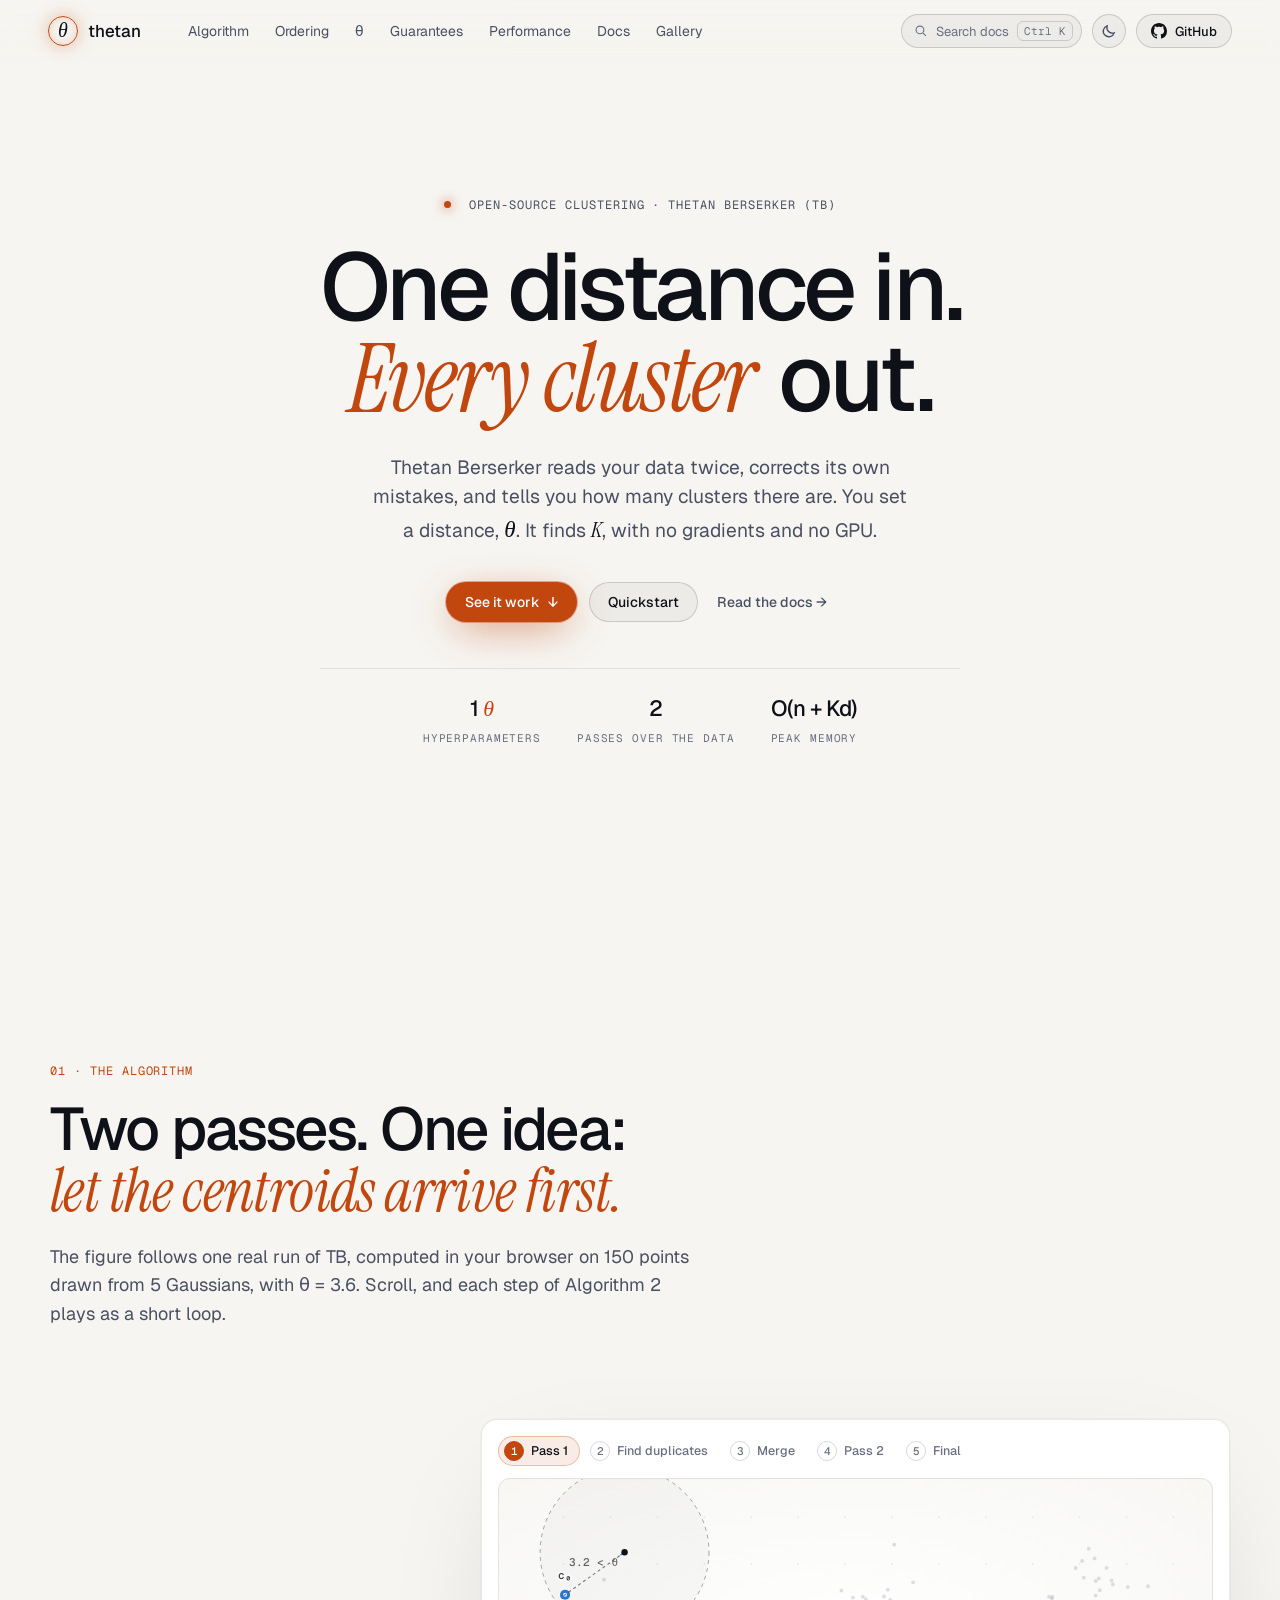
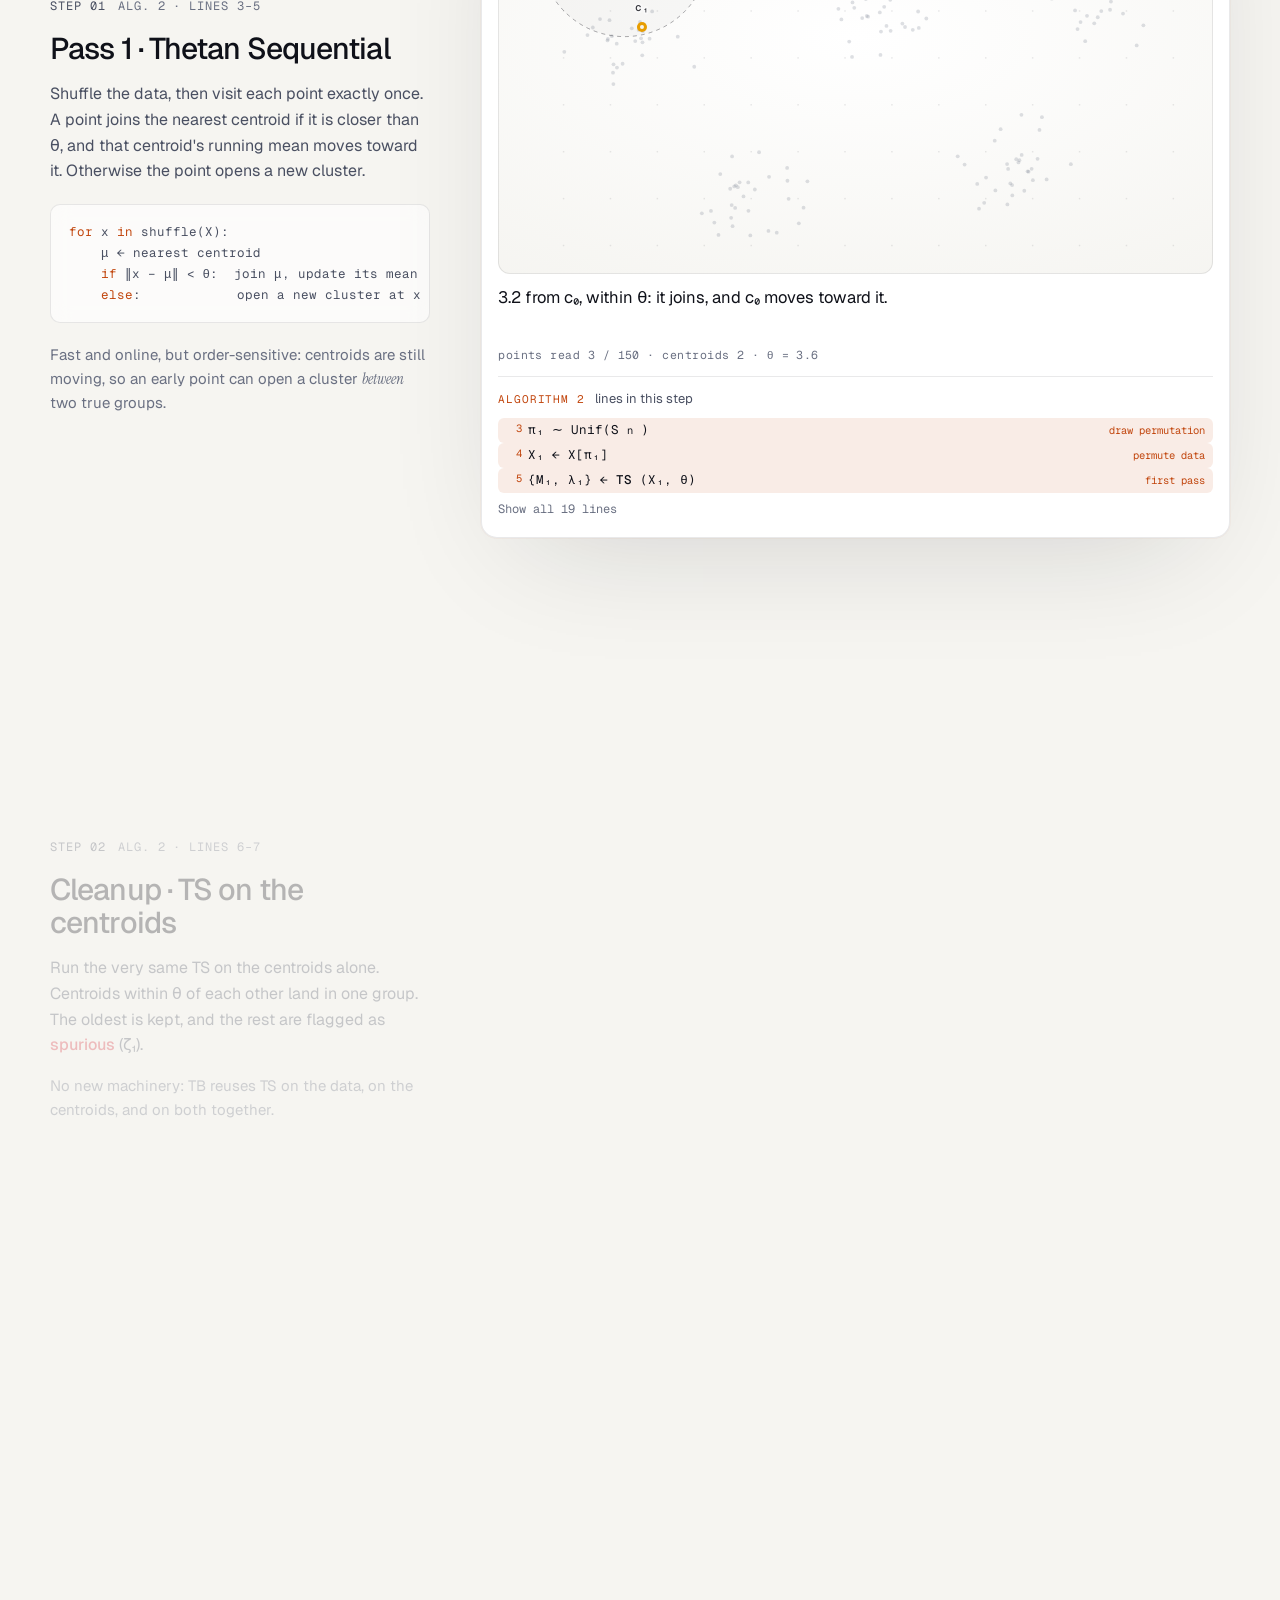
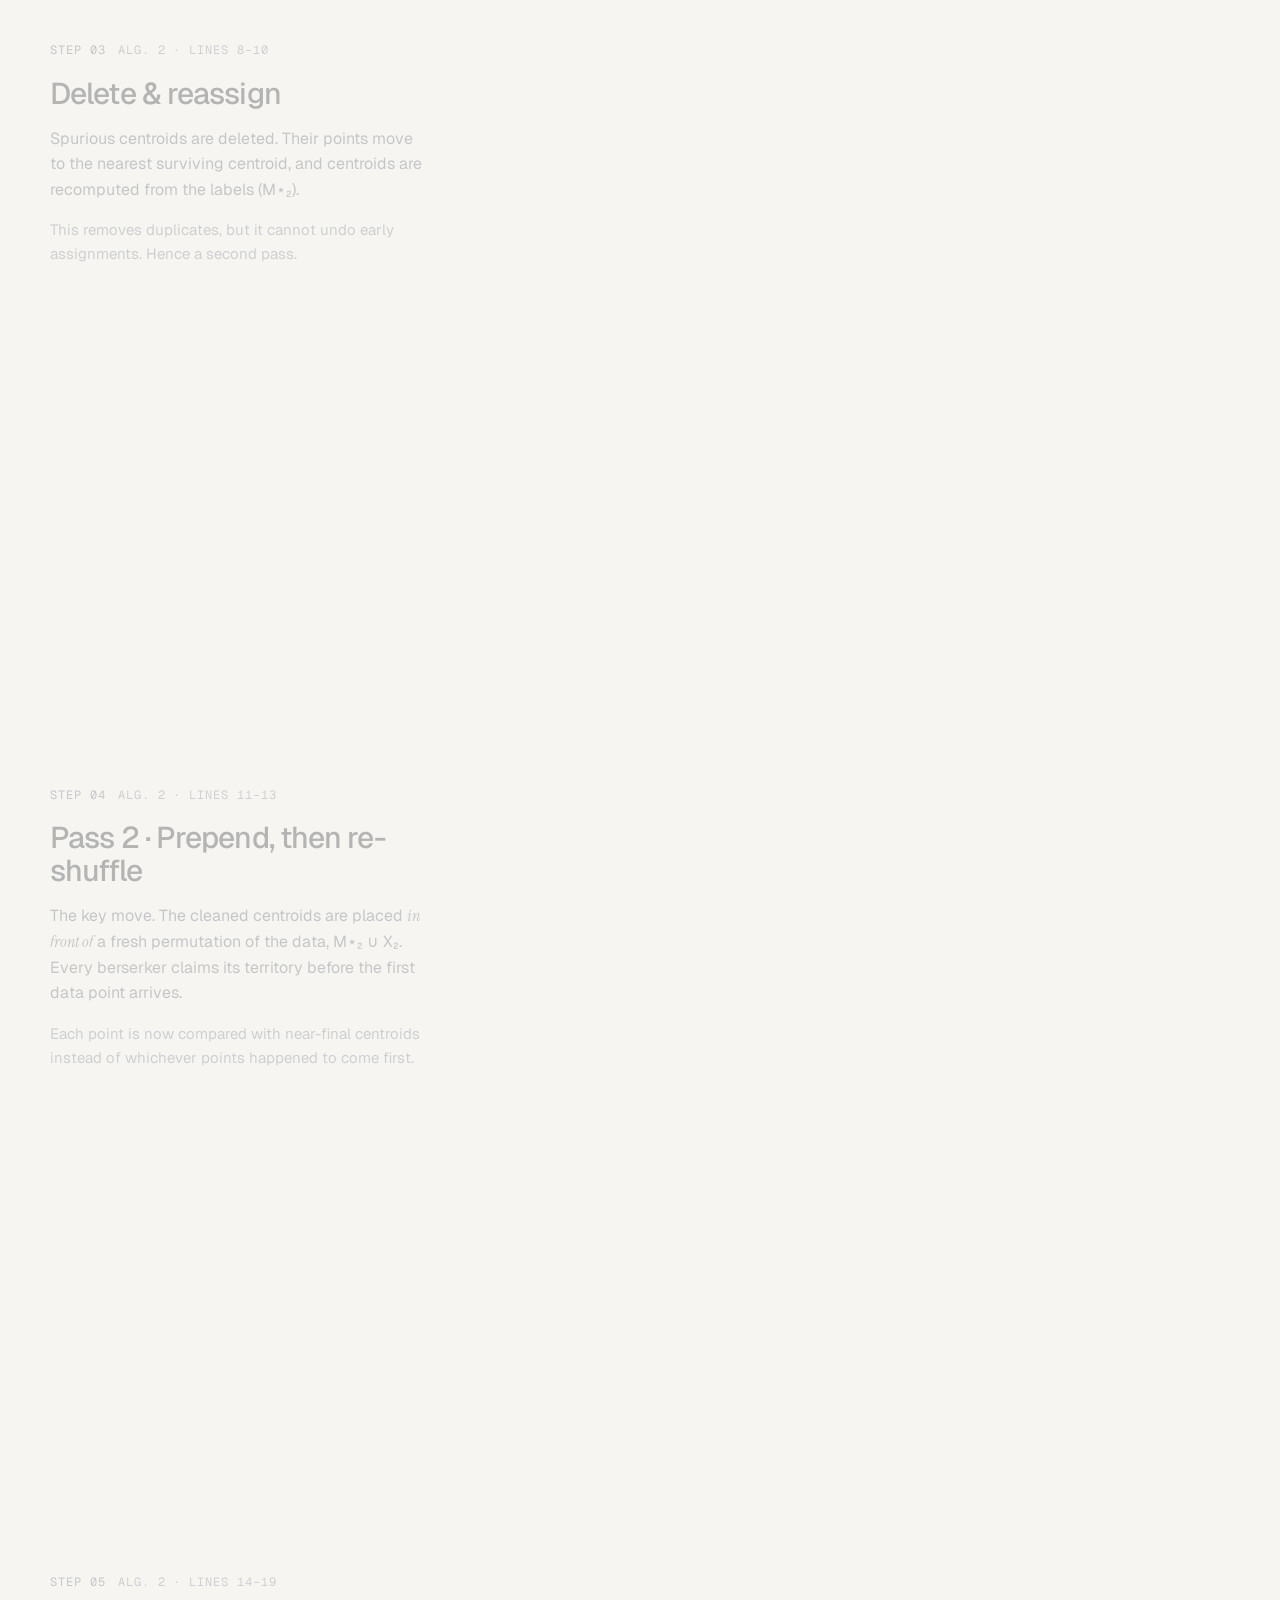
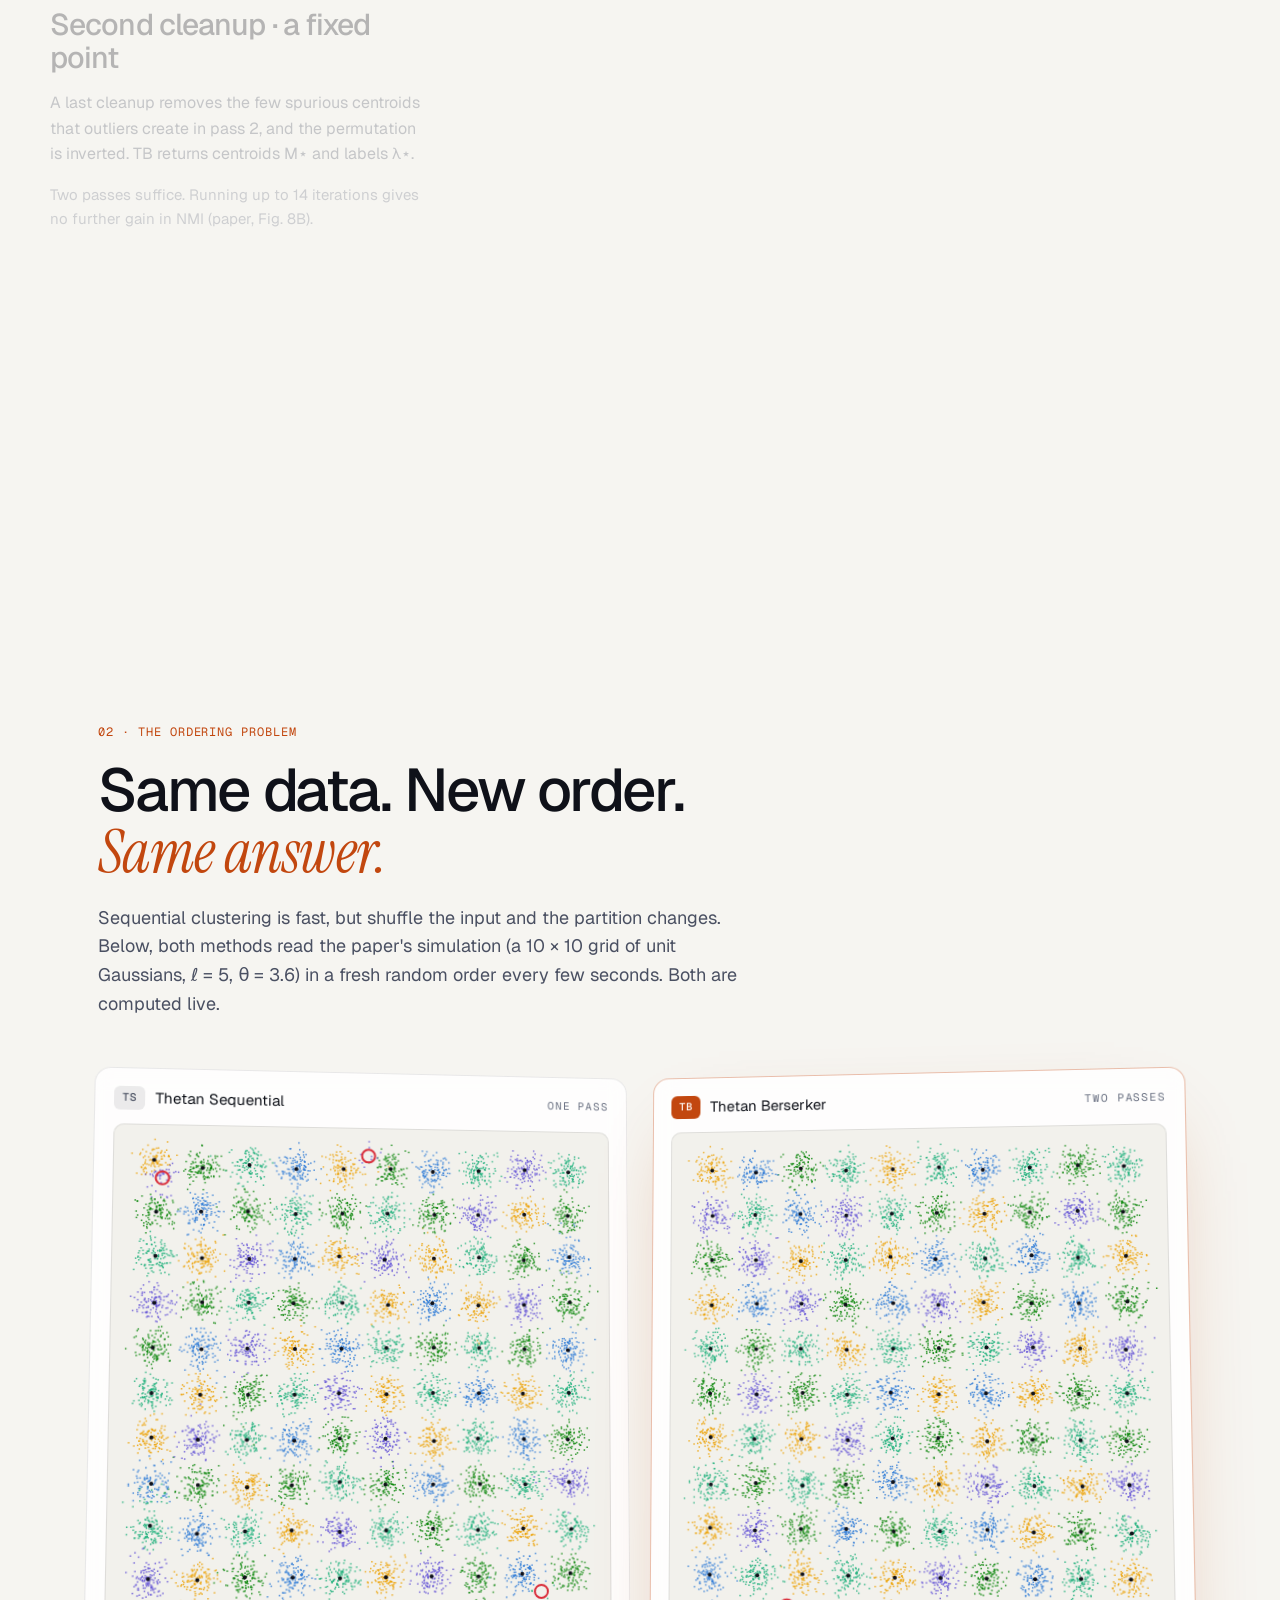
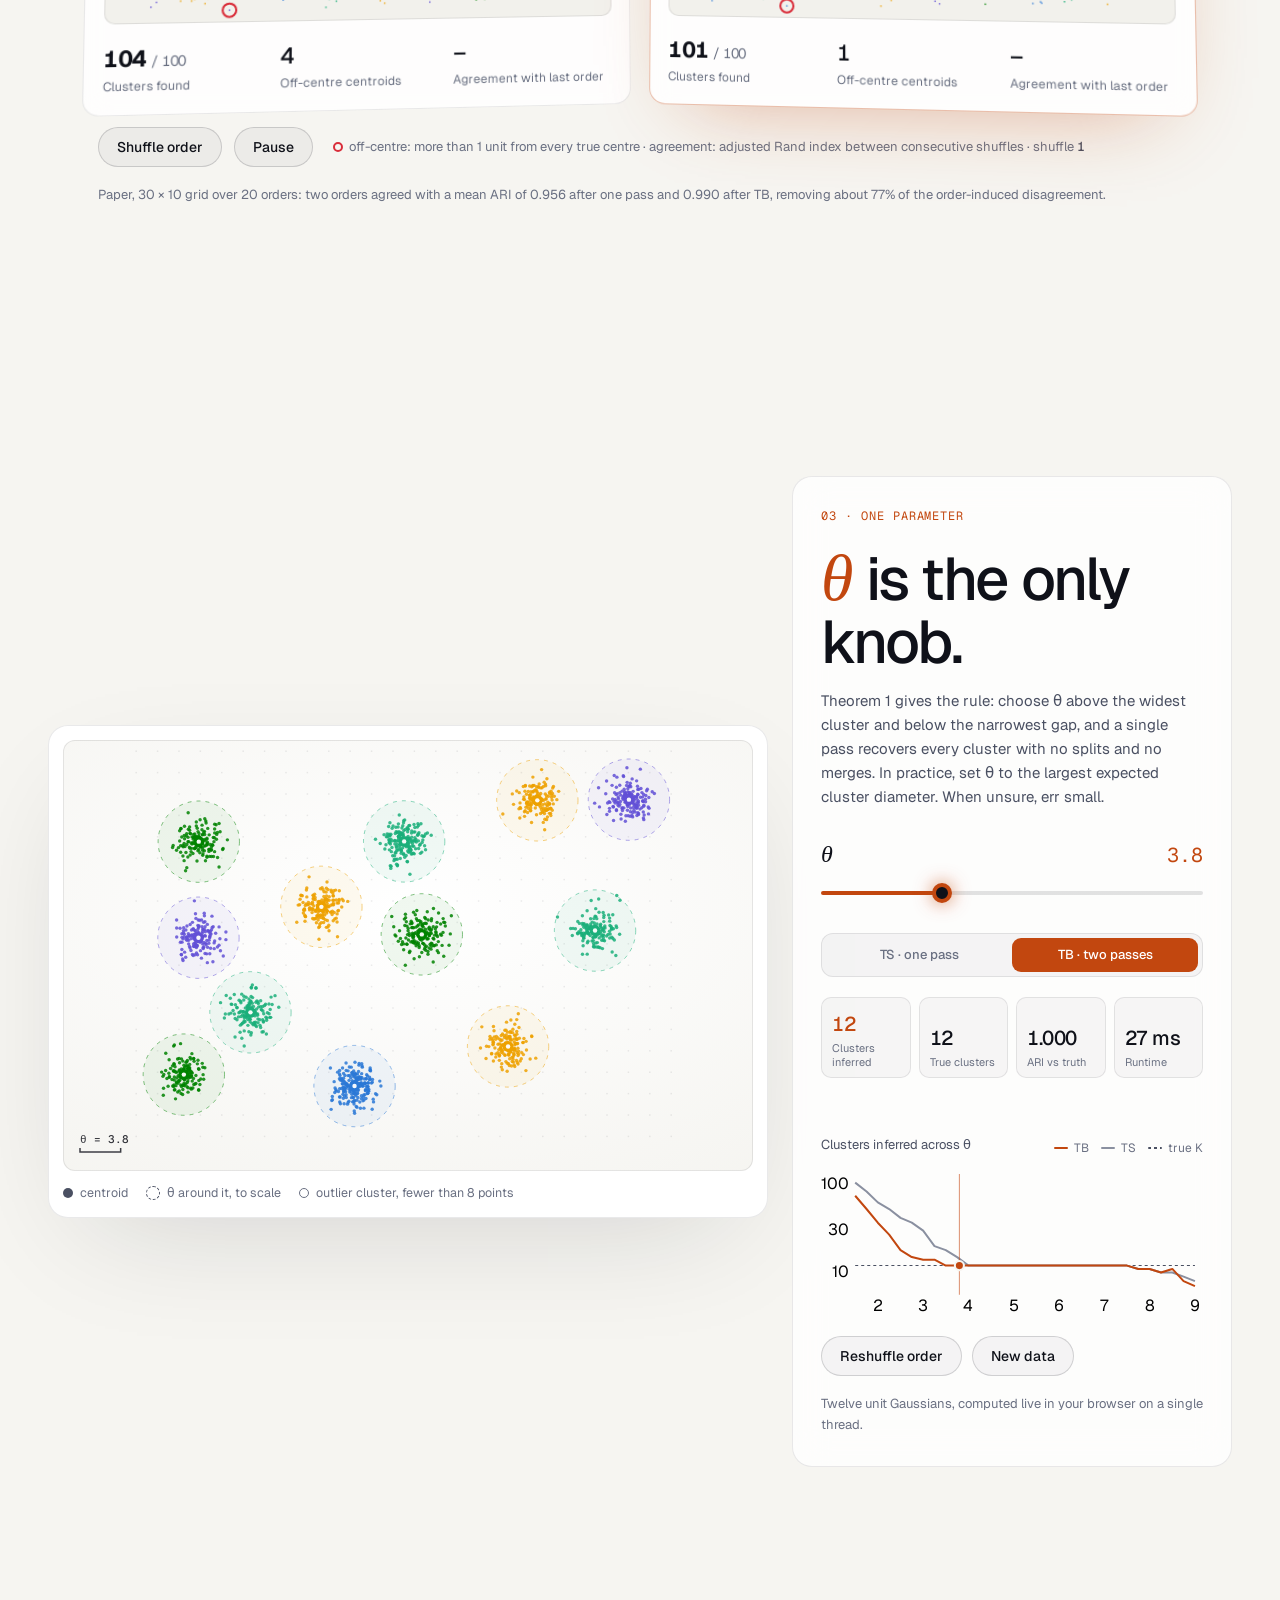
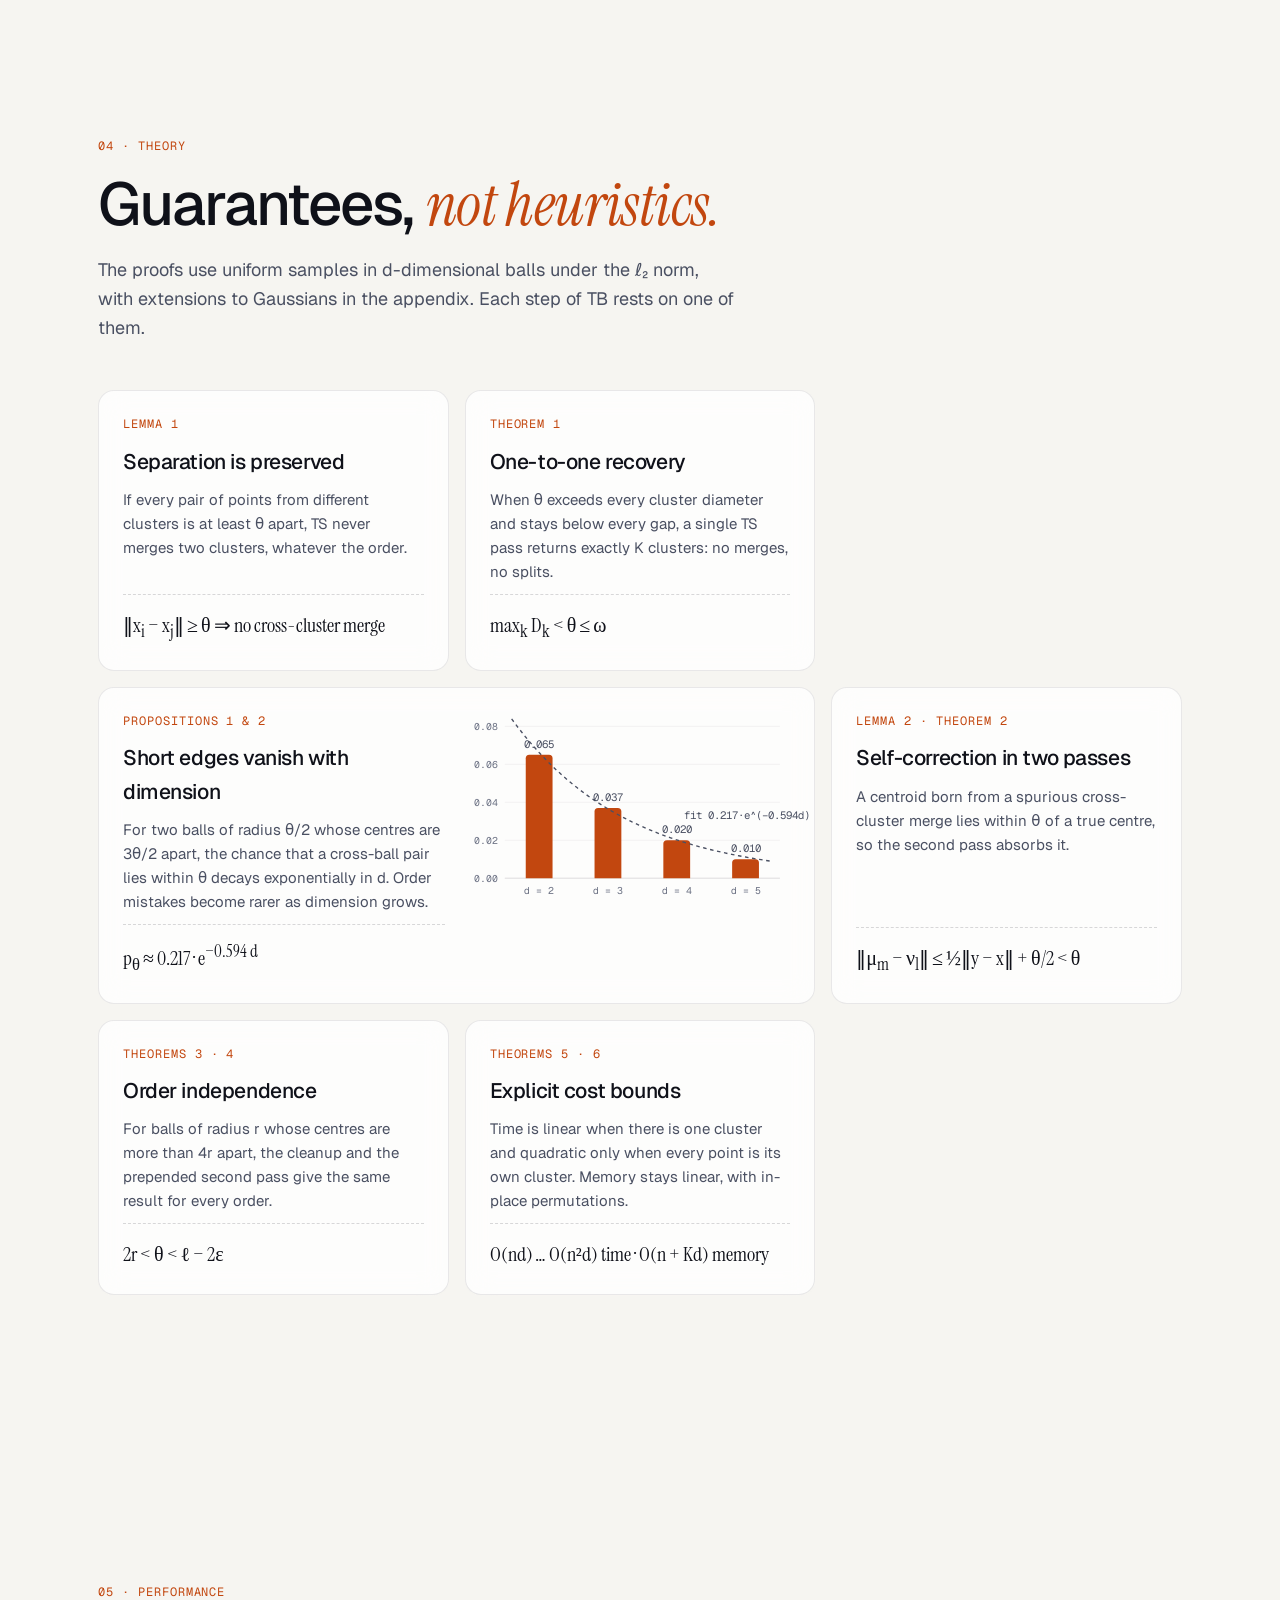
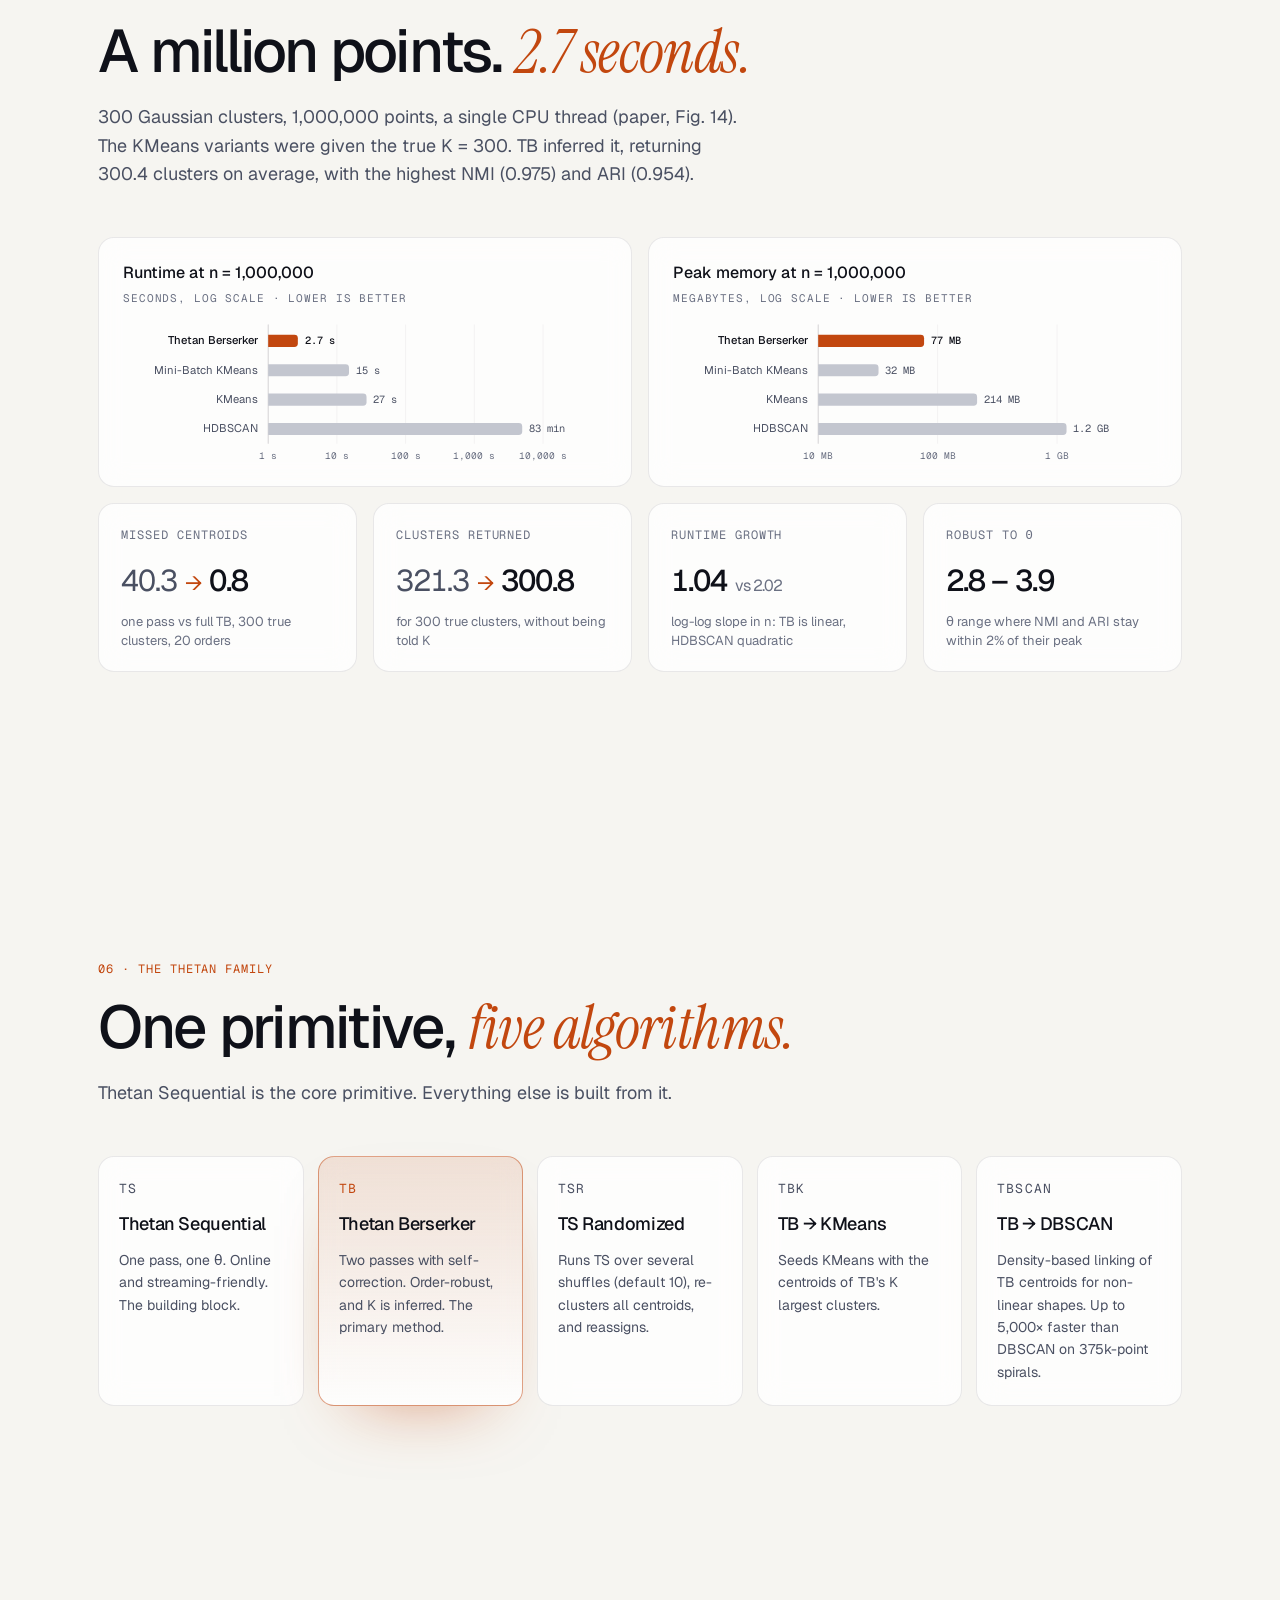
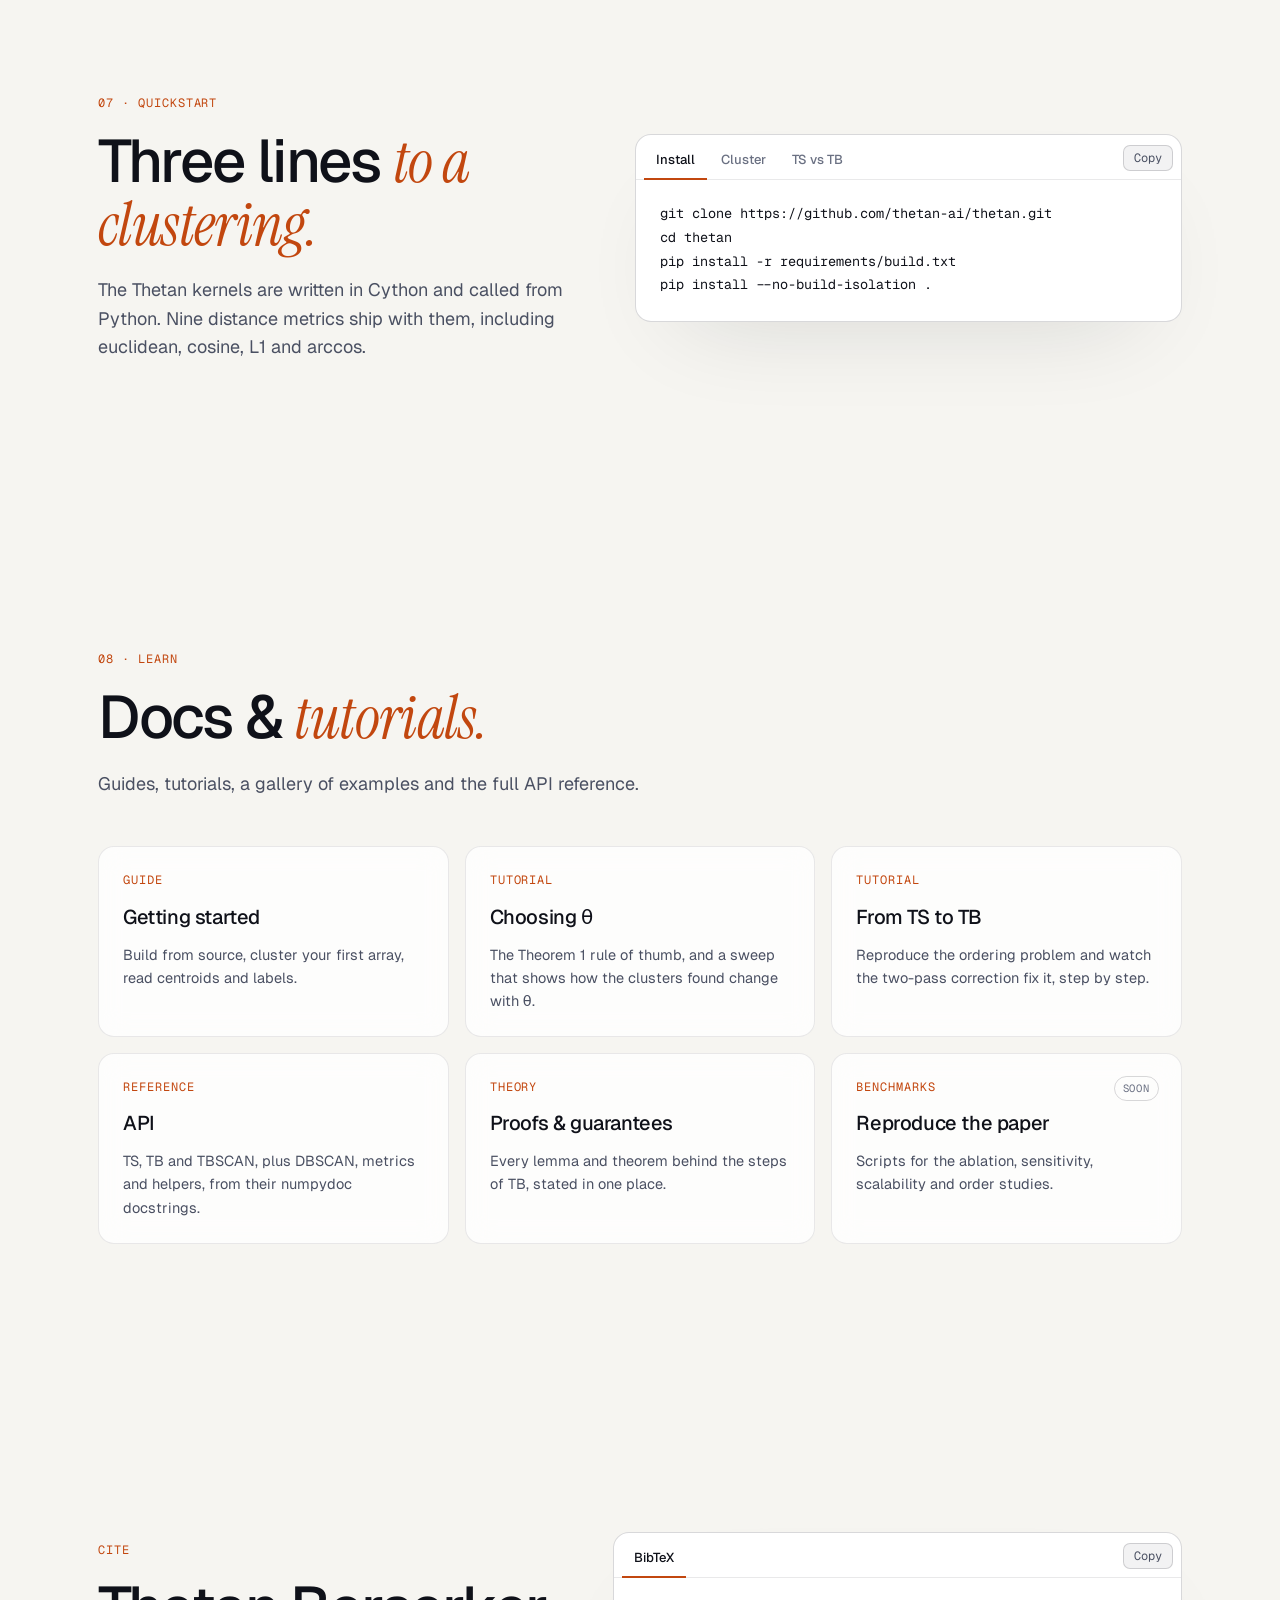
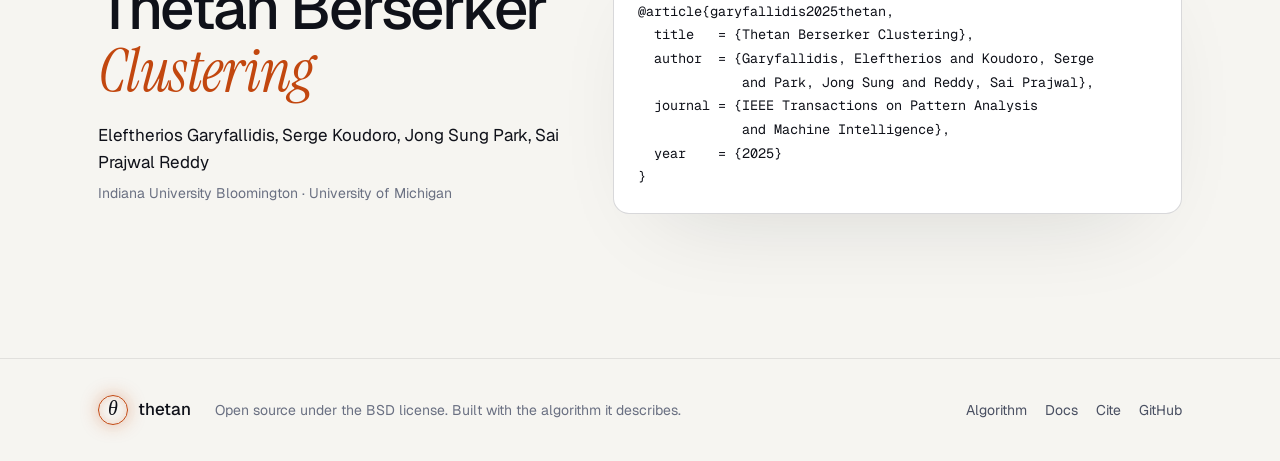
<file: docs/_landing/index.html>
<!doctype html>
<html lang="en">
<head>
  <meta charset="utf-8" />
  <meta name="viewport" content="width=device-width, initial-scale=1" />
  <title>Thetan — Berserker Clustering</title>
  <meta name="description" content="Thetan Berserker (TB): a two-pass, self-correcting clustering algorithm that infers the number of clusters from a single distance threshold θ." />
  <meta name="theme-color" content="#04050a" />
  <link rel="icon" href="data:image/svg+xml,%3Csvg xmlns='http://www.w3.org/2000/svg' viewBox='0 0 64 64'%3E%3Ccircle cx='32' cy='32' r='29' fill='%2304050a' stroke='%23ff7a3d' stroke-width='3'/%3E%3Ctext x='32' y='45' font-family='Georgia,serif' font-style='italic' font-size='38' text-anchor='middle' fill='%23eef0f6'%3E%CE%B8%3C/text%3E%3C/svg%3E" />
  <link rel="preconnect" href="https://fonts.googleapis.com" />
  <link rel="preconnect" href="https://fonts.gstatic.com" crossorigin />
  <link href="https://fonts.googleapis.com/css2?family=Geist:wght@300;400;500;600&family=Geist+Mono:wght@400;500&family=Instrument+Serif:ital@0;1&display=swap" rel="stylesheet" />
  <link rel="stylesheet" href="css/style.css" />
  <script>
    // apply a saved theme before first paint; otherwise the system setting decides
    try {
      const t = localStorage.getItem('thetan-theme');
      if (t === 'light' || t === 'dark') document.documentElement.dataset.theme = t;
    } catch (e) {}
  </script>
</head>
<body>

  <!-- ============ NAV ============ -->
  <header class="nav">
    <a class="brand" href="#top" aria-label="Thetan home">
      <span class="brand-mark">θ</span>
      <span class="brand-word">thetan</span>
    </a>
    <nav class="nav-links" aria-label="Primary">
      <a href="#how">Algorithm</a>
      <a href="#ordering">Ordering</a>
      <a href="#theta">θ</a>
      <a href="#guarantees">Guarantees</a>
      <a href="#performance">Performance</a>
      <a href="docs/">Docs</a>
      <a href="docs/gallery/">Gallery</a>
    </nav>
    <div class="nav-actions">
      <a class="search-pill" href="docs/search/" data-search>
        <svg viewBox="0 0 20 20" aria-hidden="true"><circle cx="8.5" cy="8.5" r="5.5" /><path d="M13 13l4 4" /></svg>
        <span>Search docs</span><kbd>Ctrl K</kbd>
      </a>
      <button class="theme-toggle" type="button" aria-label="Switch theme" data-theme-toggle>
        <svg class="sun" viewBox="0 0 20 20" aria-hidden="true"><circle cx="10" cy="10" r="3.6" /><path d="M10 1.8v2.2M10 16v2.2M1.8 10H4M16 10h2.2M4.2 4.2l1.6 1.6M14.2 14.2l1.6 1.6M4.2 15.8l1.6-1.6M14.2 5.8l1.6-1.6" /></svg>
        <svg class="moon" viewBox="0 0 20 20" aria-hidden="true"><path d="M16.5 12.3A7 7 0 0 1 7.7 3.5a7 7 0 1 0 8.8 8.8z" /></svg>
      </button>
      <a class="btn btn-ghost" href="https://github.com/thetan-ai/thetan">
        <svg viewBox="0 0 16 16" aria-hidden="true"><path fill="currentColor" d="M8 0C3.58 0 0 3.58 0 8c0 3.54 2.29 6.53 5.47 7.59.4.07.55-.17.55-.38 0-.19-.01-.82-.01-1.49-2.01.37-2.53-.49-2.69-.94-.09-.23-.48-.94-.82-1.13-.28-.15-.68-.52-.01-.53.63-.01 1.08.58 1.23.82.72 1.21 1.87.87 2.33.66.07-.52.28-.87.51-1.07-1.78-.2-3.64-.89-3.64-3.95 0-.87.31-1.59.82-2.15-.08-.2-.36-1.02.08-2.12 0 0 .67-.21 2.2.82.64-.18 1.32-.27 2-.27.68 0 1.36.09 2 .27 1.53-1.04 2.2-.82 2.2-.82.44 1.1.16 1.92.08 2.12.51.56.82 1.27.82 2.15 0 3.07-1.87 3.75-3.65 3.95.29.25.54.73.54 1.48 0 1.07-.01 1.93-.01 2.2 0 .21.15.46.55.38A8.013 8.013 0 0016 8c0-4.42-3.58-8-8-8z"/></svg>
        GitHub
      </a>
    </div>
  </header>

  <main>
    <!-- ============ HERO ============ -->
    <section id="top" class="hero" data-scene="hero">
      <div class="hero-copy">
        <p class="eyebrow"><span class="dot"></span> Open-source clustering · Thetan Berserker (TB)</p>
        <h1 class="display">
          One distance in.<br /><em>Every cluster</em> out.
        </h1>
        <p class="lede">
          Thetan Berserker reads your data twice, corrects its own mistakes, and tells you how many
          clusters there are. You set a distance, <span class="theta">θ</span>. It finds <span class="k">K</span>,
          with no gradients and no GPU.
        </p>
        <div class="cta-row">
          <a class="btn btn-primary" href="#how">See it work <span aria-hidden="true">↓</span></a>
          <a class="btn btn-ghost" href="#quickstart">Quickstart</a>
          <a class="btn btn-link" href="docs/getting-started/">Read the docs →</a>
        </div>
        <dl class="hero-facts">
          <div><dt>Hyperparameters</dt><dd>1 <span class="unit">θ</span></dd></div>
          <div><dt>Passes over the data</dt><dd>2</dd></div>
          <div><dt>Peak memory</dt><dd>O(n + Kd)</dd></div>
        </dl>
      </div>
    </section>

    <!-- ============ HOW IT WORKS (scrollytelling) ============ -->
    <section id="how" class="how" data-scene="story">
      <header class="section-head">
        <p class="kicker">01 · The algorithm</p>
        <h2>Two passes. One idea:<br /><em>let the centroids arrive first.</em></h2>
        <p class="section-lede">
          The figure follows one real run of TB, computed in your browser on 150 points drawn from
          5 Gaussians, with θ = 3.6. Scroll, and each step of Algorithm 2 plays as a short loop.
        </p>
      </header>

      <div class="how-grid">
        <div class="steps">
          <article class="step" data-step="1">
            <p class="step-num">Step 01 <span>Alg. 2 · lines 3–5</span></p>
            <h3>Pass 1 · Thetan Sequential</h3>
            <p>
              Shuffle the data, then visit each point exactly once. A point joins the nearest centroid
              if it is closer than θ, and that centroid's running mean moves toward it. Otherwise
              the point opens a new cluster.
            </p>
            <pre class="rule"><code><span class="kw">for</span> x <span class="kw">in</span> shuffle(X):
    μ ← nearest centroid
    <span class="kw">if</span> ‖x − μ‖ &lt; θ:  join μ, update its mean
    <span class="kw">else</span>:            open a new cluster at x</code></pre>
            <p class="muted">
              Fast and online, but order-sensitive: centroids are still moving, so an early point can open
              a cluster <em>between</em> two true groups.
            </p>
          </article>

          <article class="step" data-step="2">
            <p class="step-num">Step 02 <span>Alg. 2 · lines 6–7</span></p>
            <h3>Cleanup · TS on the centroids</h3>
            <p>
              Run the very same TS on the centroids alone. Centroids within θ of each other land in one group.
              The oldest is kept, and the rest are flagged as <span class="spur">spurious</span> (ζ₁).
            </p>
            <p class="muted">
              No new machinery: TB reuses TS on the data, on the centroids, and on both together.
            </p>
          </article>

          <article class="step" data-step="3">
            <p class="step-num">Step 03 <span>Alg. 2 · lines 8–10</span></p>
            <h3>Delete &amp; reassign</h3>
            <p>
              Spurious centroids are deleted. Their points move to the nearest surviving centroid, and
              centroids are recomputed from the labels (M⋆₂).
            </p>
            <p class="muted">
              This removes duplicates, but it cannot undo early assignments. Hence a second pass.
            </p>
          </article>

          <article class="step" data-step="4">
            <p class="step-num">Step 04 <span>Alg. 2 · lines 11–13</span></p>
            <h3>Pass 2 · Prepend, then re-shuffle</h3>
            <p>
              The key move. The cleaned centroids are placed <em>in front of</em> a fresh permutation of the
              data, M⋆₂ ∪ X₂. Every berserker claims its territory before the first data point arrives.
            </p>
            <p class="muted">
              Each point is now compared with near-final centroids instead of whichever points happened to come first.
            </p>
          </article>

          <article class="step" data-step="5">
            <p class="step-num">Step 05 <span>Alg. 2 · lines 14–19</span></p>
            <h3>Second cleanup · a fixed point</h3>
            <p>
              A last cleanup removes the few spurious centroids that outliers create in pass 2, and the
              permutation is inverted. TB returns centroids M⋆ and labels λ⋆.
            </p>
            <p class="muted">
              Two passes suffice. Running up to 14 iterations gives no further gain in NMI (paper, Fig. 8B).
            </p>
          </article>
        </div>

        <aside class="fig" aria-label="One run of Thetan Berserker, step by step">
          <div class="fig-card">
            <ol class="fig-steps">
              <li><button type="button" data-go="1"><span>1</span>Pass 1</button></li>
              <li><button type="button" data-go="2"><span>2</span>Find duplicates</button></li>
              <li><button type="button" data-go="3"><span>3</span>Merge</button></li>
              <li><button type="button" data-go="4"><span>4</span>Pass 2</button></li>
              <li><button type="button" data-go="5"><span>5</span>Final</button></li>
            </ol>
            <div class="fig-stage"><canvas data-explainer></canvas></div>
            <p class="fig-caption" data-fig="caption" aria-live="polite"></p>
            <p class="fig-stats" data-fig="stats"></p>
            <div class="fig-algo">
              <p class="algo-title"><span>Algorithm 2</span> lines in this step</p>
              <ol class="algo-lines">
                <li data-l="1"><b>Input:</b> data X ∈ ℝ<sup>n×d</sup>, parameter θ &gt; 0</li>
                <li data-l="2"><b>Output:</b> clustering C⋆ = {M⋆, λ⋆}</li>
                <li data-l="3">π₁ ∼ Unif(S<sub>n</sub>)<i>draw permutation</i></li>
                <li data-l="4">X₁ ← X[π₁]<i>permute data</i></li>
                <li data-l="5">{M₁, λ₁} ← <b>TS</b>(X₁, θ)<i>first pass</i></li>
                <li data-l="6">{M̂₁, λ̂₁} ← <b>TS</b>(M₁, θ)<i>cluster centroids</i></li>
                <li data-l="7">{ζ₁, λ₁} ← candidates(M₁, λ̂₁, λ₁)<i>find errors</i></li>
                <li data-l="8">M₂ ← M₁ \ ζ₁<i>delete spurious</i></li>
                <li data-l="9">λ₂ ← reassign(X₁, M₂, λ₁)</li>
                <li data-l="10">M⋆₂ ← centroids(X₁, λ₂)</li>
                <li data-l="11">π₂ ∼ Unif(S<sub>n</sub>)<i>new permutation</i></li>
                <li data-l="12">X₂ ← X[π₂]</li>
                <li data-l="13">{M₃, λ₃} ← <b>TS</b>(M⋆₂ ∪ X₂, θ)<i>second pass</i></li>
                <li data-l="14">{M̂₃, λ̂₃} ← <b>TS</b>(M₃, θ)</li>
                <li data-l="15">{ζ₂, λ₃} ← candidates(M₃, λ̂₃, λ₃)</li>
                <li data-l="16">M′₃ ← M₃ \ ζ₂</li>
                <li data-l="17">λ′₃ ← reassign(X₂, M′₃, λ₃)</li>
                <li data-l="18">λ⋆ ← λ′₃[π₂⁻¹]<i>invert permutation</i></li>
                <li data-l="19">M⋆ ← centroids(X, λ⋆)</li>
              </ol>
              <button class="fig-more" type="button" aria-expanded="false" data-algo-toggle>Show all 19 lines</button>
            </div>
          </div>
        </aside>
      </div>
    </section>

    <!-- ============ ORDERING PROBLEM ============ -->
    <section id="ordering" class="panel-section" data-scene="ambient">
      <div class="wrap">
        <header class="section-head">
          <p class="kicker">02 · The ordering problem</p>
          <h2>Same data. New order.<br /><em>Same answer.</em></h2>
          <p class="section-lede">
            Sequential clustering is fast, but shuffle the input and the partition changes. Below, both methods
            read the paper's simulation (a 10 × 10 grid of unit Gaussians, ℓ = 5, θ = 3.6) in a fresh random order
            every few seconds. Both are computed live.
          </p>
        </header>

        <div class="duel" data-duel>
          <figure class="duel-panel" data-method="ts">
            <figcaption>
              <span class="tag">TS</span> Thetan Sequential <span class="sub">one pass</span>
            </figcaption>
            <div class="duel-canvas"><canvas></canvas></div>
            <dl class="duel-stats">
              <div><dt>Clusters found</dt><dd><b data-k>–</b> <span>/ 100</span></dd></div>
              <div><dt>Off-centre centroids</dt><dd data-off>–</dd></div>
              <div><dt>Agreement with last order</dt><dd data-agree>–</dd></div>
            </dl>
          </figure>
          <figure class="duel-panel is-tb" data-method="tb">
            <figcaption>
              <span class="tag">TB</span> Thetan Berserker <span class="sub">two passes</span>
            </figcaption>
            <div class="duel-canvas"><canvas></canvas></div>
            <dl class="duel-stats">
              <div><dt>Clusters found</dt><dd><b data-k>–</b> <span>/ 100</span></dd></div>
              <div><dt>Off-centre centroids</dt><dd data-off>–</dd></div>
              <div><dt>Agreement with last order</dt><dd data-agree>–</dd></div>
            </dl>
          </figure>
        </div>
        <div class="duel-bar">
          <button class="btn btn-ghost" type="button" data-duel-shuffle>Shuffle order</button>
          <button class="btn btn-ghost" type="button" data-duel-pause aria-pressed="false">Pause</button>
          <p class="duel-legend">
            <span class="lg lg-off"></span>off-centre: more than 1 unit from every true centre ·
            agreement: adjusted Rand index between consecutive shuffles ·
            shuffle <b data-duel-count>0</b>
          </p>
        </div>
        <p class="footnote">
          Paper, 30 × 10 grid over 20 orders: two orders agreed with a mean ARI of 0.956 after one pass and 0.990 after TB,
          removing about 77% of the order-induced disagreement.
        </p>
      </div>
    </section>

    <!-- ============ THETA PLAYGROUND ============ -->
    <section id="theta" class="playground" data-scene="ambient">
      <figure class="play-map" data-map>
        <div class="play-map-canvas"><canvas role="img" aria-label="Clusters found at the chosen θ"></canvas></div>
        <figcaption class="play-legend">
          <span><i class="lg-dot"></i>centroid</span>
          <span><i class="lg-ring"></i>θ around it, to scale</span>
          <span><i class="lg-hollow"></i>outlier cluster, fewer than 8 points</span>
        </figcaption>
      </figure>
      <div class="play-panel">
        <p class="kicker">03 · One parameter</p>
        <h2><em>θ</em> is the only knob.</h2>
        <p>
          Theorem 1 gives the rule: choose θ above the widest cluster and below the narrowest gap, and a single pass recovers
          every cluster with no splits and no merges. In practice, set θ to the largest expected cluster diameter.
          When unsure, err small.
        </p>

        <div class="control">
          <label for="theta-slider">θ <output id="theta-out">3.8</output></label>
          <input id="theta-slider" type="range" min="1.5" max="9" step="0.1" value="3.8" />
        </div>

        <div class="seg" role="radiogroup" aria-label="Method">
          <button type="button" role="radio" aria-checked="false" data-method="ts">TS · one pass</button>
          <button type="button" role="radio" aria-checked="true" data-method="tb">TB · two passes</button>
        </div>

        <dl class="readout">
          <div><dt>Clusters inferred</dt><dd><b data-play="k">–</b></dd></div>
          <div><dt>True clusters</dt><dd data-play="truek">12</dd></div>
          <div><dt>ARI vs truth</dt><dd data-play="ari">–</dd></div>
          <div><dt>Runtime</dt><dd data-play="ms">–</dd></div>
        </dl>
        <p class="play-note" data-play="outliers"></p>

        <div class="sweep">
          <div class="sweep-head">
            <p>Clusters inferred across θ</p>
            <p class="sweep-legend"><span class="sw sw-tb"></span>TB <span class="sw sw-ts"></span>TS <span class="sw sw-true"></span>true K</p>
          </div>
          <div class="sweep-chart" data-sweep><p class="sweep-wait">Sweeping θ…</p></div>
        </div>

        <div class="play-actions">
          <button class="btn btn-ghost" type="button" data-play-action="shuffle">Reshuffle order</button>
          <button class="btn btn-ghost" type="button" data-play-action="data">New data</button>
        </div>
        <p class="footnote">Twelve unit Gaussians, computed live in your browser on a single thread.</p>
      </div>
    </section>

    <!-- ============ GUARANTEES ============ -->
    <section id="guarantees" class="panel-section" data-scene="ambient">
      <div class="wrap">
        <header class="section-head">
          <p class="kicker">04 · Theory</p>
          <h2>Guarantees, <em>not heuristics.</em></h2>
          <p class="section-lede">
            The proofs use uniform samples in d-dimensional balls under the ℓ₂ norm, with extensions to Gaussians in the appendix.
            Each step of TB rests on one of them.
          </p>
        </header>

        <div class="theorems">
          <article class="thm">
            <p class="thm-id">Lemma 1</p>
            <h3>Separation is preserved</h3>
            <p>If every pair of points from different clusters is at least θ apart, TS never merges two clusters, whatever the order.</p>
            <p class="math">‖x<sub>i</sub> − x<sub>j</sub>‖ ≥ θ ⇒ no cross-cluster merge</p>
          </article>
          <article class="thm">
            <p class="thm-id">Theorem 1</p>
            <h3>One-to-one recovery</h3>
            <p>When θ exceeds every cluster diameter and stays below every gap, a single TS pass returns exactly K clusters: no merges, no splits.</p>
            <p class="math">max<sub>k</sub> D<sub>k</sub> &lt; θ ≤ ω</p>
          </article>
          <article class="thm thm-wide">
            <div>
              <p class="thm-id">Propositions 1 &amp; 2</p>
              <h3>Short edges vanish with dimension</h3>
              <p>
                For two balls of radius θ/2 whose centres are 3θ/2 apart, the chance that a cross-ball pair lies within θ decays
                exponentially in d. Order mistakes become rarer as dimension grows.
              </p>
              <p class="math">p<sub>θ</sub> ≈ 0.217 · e<sup>−0.594 d</sup></p>
            </div>
            <div class="chart" data-chart="ptheta" aria-label="Probability of a short inter-ball edge by dimension"></div>
          </article>
          <article class="thm">
            <p class="thm-id">Lemma 2 · Theorem 2</p>
            <h3>Self-correction in two passes</h3>
            <p>A centroid born from a spurious cross-cluster merge lies within θ of a true centre, so the second pass absorbs it.</p>
            <p class="math">‖μ<sub>m</sub> − ν<sub>1</sub>‖ ≤ ½‖y − x‖ + θ/2 &lt; θ</p>
          </article>
          <article class="thm">
            <p class="thm-id">Theorems 3 · 4</p>
            <h3>Order independence</h3>
            <p>For balls of radius r whose centres are more than 4r apart, the cleanup and the prepended second pass give the same result for every order.</p>
            <p class="math">2r &lt; θ &lt; ℓ − 2ε</p>
          </article>
          <article class="thm">
            <p class="thm-id">Theorems 5 · 6</p>
            <h3>Explicit cost bounds</h3>
            <p>Time is linear when there is one cluster and quadratic only when every point is its own cluster. Memory stays linear, with in-place permutations.</p>
            <p class="math">O(nd) … O(n²d) time · O(n + Kd) memory</p>
          </article>
        </div>
      </div>
    </section>

    <!-- ============ PERFORMANCE ============ -->
    <section id="performance" class="panel-section" data-scene="ambient">
      <div class="wrap">
        <header class="section-head">
          <p class="kicker">05 · Performance</p>
          <h2>A million points. <em>2.7 seconds.</em></h2>
          <p class="section-lede">
            300 Gaussian clusters, 1,000,000 points, a single CPU thread (paper, Fig. 14). The KMeans variants were given the
            true K = 300. TB inferred it, returning 300.4 clusters on average, with the highest NMI (0.975) and ARI (0.954).
          </p>
        </header>

        <div class="perf-grid">
          <figure class="chart-card">
            <figcaption>
              <p class="chart-title">Runtime at n = 1,000,000</p>
              <p class="chart-sub">seconds, log scale · lower is better</p>
            </figcaption>
            <div class="chart" data-chart="runtime"></div>
          </figure>
          <figure class="chart-card">
            <figcaption>
              <p class="chart-title">Peak memory at n = 1,000,000</p>
              <p class="chart-sub">megabytes, log scale · lower is better</p>
            </figcaption>
            <div class="chart" data-chart="memory"></div>
          </figure>
        </div>

        <div class="stats">
          <div class="stat">
            <p class="stat-label">Missed centroids</p>
            <p class="stat-value">40.3 <span class="arrow">→</span> <b>0.8</b></p>
            <p class="stat-note">one pass vs full TB, 300 true clusters, 20 orders</p>
          </div>
          <div class="stat">
            <p class="stat-label">Clusters returned</p>
            <p class="stat-value">321.3 <span class="arrow">→</span> <b>300.8</b></p>
            <p class="stat-note">for 300 true clusters, without being told K</p>
          </div>
          <div class="stat">
            <p class="stat-label">Runtime growth</p>
            <p class="stat-value"><b>1.04</b> <span class="vs">vs 2.02</span></p>
            <p class="stat-note">log-log slope in n: TB is linear, HDBSCAN quadratic</p>
          </div>
          <div class="stat">
            <p class="stat-label">Robust to θ</p>
            <p class="stat-value"><b>2.8 – 3.9</b></p>
            <p class="stat-note">θ range where NMI and ARI stay within 2% of their peak</p>
          </div>
        </div>
      </div>
    </section>

    <!-- ============ FAMILY ============ -->
    <section id="family" class="panel-section" data-scene="ambient">
      <div class="wrap">
        <header class="section-head">
          <p class="kicker">06 · The Thetan family</p>
          <h2>One primitive, <em>five algorithms.</em></h2>
          <p class="section-lede">Thetan Sequential is the core primitive. Everything else is built from it.</p>
        </header>
        <div class="family">
          <article class="fam">
            <p class="fam-code">TS</p>
            <h3>Thetan Sequential</h3>
            <p>One pass, one θ. Online and streaming-friendly. The building block.</p>
          </article>
          <article class="fam fam-main">
            <p class="fam-code">TB</p>
            <h3>Thetan Berserker</h3>
            <p>Two passes with self-correction. Order-robust, and K is inferred. The primary method.</p>
          </article>
          <article class="fam">
            <p class="fam-code">TSR</p>
            <h3>TS Randomized</h3>
            <p>Runs TS over several shuffles (default 10), re-clusters all centroids, and reassigns.</p>
          </article>
          <article class="fam">
            <p class="fam-code">TBK</p>
            <h3>TB → KMeans</h3>
            <p>Seeds KMeans with the centroids of TB's K largest clusters.</p>
          </article>
          <article class="fam">
            <p class="fam-code">TBSCAN</p>
            <h3>TB → DBSCAN</h3>
            <p>Density-based linking of TB centroids for non-linear shapes. Up to 5,000× faster than DBSCAN on 375k-point spirals.</p>
          </article>
        </div>
      </div>
    </section>

    <!-- ============ QUICKSTART ============ -->
    <section id="quickstart" class="panel-section" data-scene="ambient">
      <div class="wrap quick">
        <header class="section-head">
          <p class="kicker">07 · Quickstart</p>
          <h2>Three lines <em>to a clustering.</em></h2>
          <p class="section-lede">
            The Thetan kernels are written in Cython and called from Python. Nine <a href="docs/guide/metrics/">distance metrics</a> ship with them,
            including euclidean, cosine, L1 and arccos.
          </p>
        </header>
        <div class="code-card">
          <div class="tabs" role="tablist">
            <button role="tab" aria-selected="true" data-tab="install">Install</button>
            <button role="tab" aria-selected="false" data-tab="cluster">Cluster</button>
            <button role="tab" aria-selected="false" data-tab="compare">TS vs TB</button>
            <button class="copy" type="button" data-copy>Copy</button>
          </div>
          <pre data-panel="install"><code>git clone https://github.com/thetan-ai/thetan.git
cd thetan
pip install -r requirements/build.txt
pip install --no-build-isolation .</code></pre>
          <pre data-panel="cluster" hidden><code><span class="kw">import</span> numpy <span class="kw">as</span> np
<span class="kw">from</span> thetan <span class="kw">import</span> TB

X = np.ascontiguousarray(points, dtype=np.float64)   <span class="c"># (n, d)</span>
centroids, labels = TB(X, theta=<span class="n">3.6</span>)                  <span class="c"># K is inferred</span>
<span class="fn">print</span>(<span class="s">f"</span>{<span class="fn">len</span>(centroids)}<span class="s"> clusters"</span>)</code></pre>
          <pre data-panel="compare" hidden><code><span class="kw">from</span> thetan <span class="kw">import</span> TS, TB

<span class="c"># one pass: fast, but the partition depends on the order of X</span>
c1, l1 = TS(X, theta=<span class="n">3.6</span>)

<span class="c"># two passes: self-correcting and order-robust, same complexity</span>
c2, l2 = TB(X, theta=<span class="n">3.6</span>, metric=<span class="s">"euclidean"</span>)</code></pre>
        </div>
      </div>
    </section>

    <!-- ============ DOCS ============ -->
    <section id="docs" class="panel-section" data-scene="ambient">
      <div class="wrap">
        <header class="section-head">
          <p class="kicker">08 · Learn</p>
          <h2>Docs &amp; <em>tutorials.</em></h2>
          <p class="section-lede">Guides, tutorials, a <a href="docs/gallery/">gallery of examples</a> and the full API reference.</p>
        </header>
        <div class="docs">
          <a class="doc" href="docs/getting-started/">
            <span class="doc-kind">Guide</span>
            <h3>Getting started</h3>
            <p>Build from source, cluster your first array, read centroids and labels.</p>
          </a>
          <a class="doc" href="docs/guide/choosing-theta/">
            <span class="doc-kind">Tutorial</span>
            <h3>Choosing θ</h3>
            <p>The Theorem 1 rule of thumb, and a sweep that shows how the clusters found change with θ.</p>
          </a>
          <a class="doc" href="docs/guide/ts-to-tb/">
            <span class="doc-kind">Tutorial</span>
            <h3>From TS to TB</h3>
            <p>Reproduce the ordering problem and watch the two-pass correction fix it, step by step.</p>
          </a>
          <a class="doc" href="docs/api/">
            <span class="doc-kind">Reference</span>
            <h3>API</h3>
            <p>TS, TB and TBSCAN, plus DBSCAN, metrics and helpers, from their numpydoc docstrings.</p>
          </a>
          <a class="doc" href="docs/theory/">
            <span class="doc-kind">Theory</span>
            <h3>Proofs &amp; guarantees</h3>
            <p>Every lemma and theorem behind the steps of TB, stated in one place.</p>
          </a>
          <a class="doc" href="#" data-soon="Benchmark reproduction guide coming soon.">
            <span class="doc-kind">Benchmarks</span>
            <h3>Reproduce the paper</h3>
            <p>Scripts for the ablation, sensitivity, scalability and order studies.</p>
            <span class="soon">Soon</span>
          </a>
        </div>
      </div>
    </section>

    <!-- ============ CITE ============ -->
    <section id="cite" class="panel-section" data-scene="ambient">
      <div class="wrap cite">
        <div>
          <p class="kicker">Cite</p>
          <h2>Thetan Berserker <em>Clustering</em></h2>
          <p class="authors">Eleftherios Garyfallidis, Serge Koudoro, Jong Sung Park, Sai Prajwal Reddy</p>
          <p class="muted">Indiana University Bloomington · University of Michigan</p>
        </div>
        <div class="code-card">
          <div class="tabs"><span class="tab-static">BibTeX</span><button class="copy" type="button" data-copy>Copy</button></div>
          <pre><code>@article{garyfallidis2025thetan,
  title   = {Thetan Berserker Clustering},
  author  = {Garyfallidis, Eleftherios and Koudoro, Serge
             and Park, Jong Sung and Reddy, Sai Prajwal},
  journal = {IEEE Transactions on Pattern Analysis
             and Machine Intelligence},
  year    = {2025}
}</code></pre>
        </div>
      </div>
    </section>
  </main>

  <footer class="footer">
    <div class="wrap footer-inner">
      <a class="brand" href="#top"><span class="brand-mark">θ</span><span class="brand-word">thetan</span></a>
      <p>Open source under the BSD license. Built with the algorithm it describes.</p>
      <nav aria-label="Footer">
        <a href="#how">Algorithm</a><a href="docs/">Docs</a><a href="docs/citing/">Cite</a><a href="https://github.com/thetan-ai/thetan">GitHub</a>
      </nav>
    </div>
  </footer>


  <div class="toast" role="status" aria-live="polite"></div>
  <div class="tooltip" role="tooltip"></div>

  <script type="module" src="js/main.js"></script>
</body>
</html>
</file>
<file: docs/_landing/css/style.css>
/* ---------- tokens ---------- */
/* Dark is the base theme. Light applies when the system prefers it and the
   viewer has not picked dark, or when the viewer picks light. */
:root {
  --bg: #04050a;
  --bg-rgb: 4, 5, 10;
  --bg-2: #090b13;
  --fg-rgb: 255, 255, 255;   /* hairlines, washes and glass tints */
  --panel: rgba(12, 14, 24, 0.72);
  --panel-solid: #0b0d16;
  --panel-hover: rgba(16, 19, 31, 0.8);
  --glass: rgba(14, 17, 28, 0.55);
  --line: rgba(255, 255, 255, 0.08);
  --line-2: rgba(255, 255, 255, 0.14);
  --ink: #eef0f6;
  --ink-2: #a9afc1;
  --ink-3: #6e7589;
  --accent: #ff7a3d;       /* berserker ember */
  --accent-rgb: 255, 122, 61;
  --accent-soft: rgba(255, 122, 61, 0.14);
  --on-accent: #1a0a02;
  --cool: #7cc7ff;
  --spur: #ff3d6e;         /* spurious centroid, reserved */
  --neutral-mark: #4d5466; /* non-highlighted chart marks */
  --ts-mark: #8b93a8;
  --stage-1: #0b0e18;      /* figure and comparison canvases */
  --stage-2: #05060b;
  --code-bg: #070910;
  --tooltip-bg: rgba(10, 12, 20, 0.95);
  --shadow: rgba(0, 0, 0, 0.9);
  --syn-str: #9be29b;
  --syn-fn: #e7c37b;
  --icon-sun: block;
  --icon-moon: none;
  --radius: 16px;
  --radius-sm: 10px;
  --gutter: clamp(16px, 4vw, 48px);
  --maxw: 1180px;
  --serif: "Instrument Serif", Georgia, serif;
  --sans: "Geist", ui-sans-serif, system-ui, sans-serif;
  --mono: "Geist Mono", ui-monospace, SFMono-Regular, Menlo, monospace;
  color-scheme: dark;
}
@media (prefers-color-scheme: light) {
  :root:not([data-theme="dark"]) {
    --bg: #f6f5f1;
    --bg-rgb: 246, 245, 241;
    --bg-2: #efeee9;
    --fg-rgb: 15, 17, 26;
    --panel: rgba(255, 255, 255, 0.8);
    --panel-solid: #ffffff;
    --panel-hover: rgba(255, 255, 255, 0.96);
    --glass: rgba(255, 255, 255, 0.62);
    --line: rgba(15, 17, 26, 0.09);
    --line-2: rgba(15, 17, 26, 0.16);
    --ink: #0f1119;
    --ink-2: #4a5062;
    --ink-3: #6a7082;
    --accent: #c2470f;
    --accent-rgb: 194, 71, 15;
    --accent-soft: rgba(194, 71, 15, 0.1);
    --on-accent: #ffffff;
    --cool: #1f6fb2;
    --spur: #d92d3a;
    --neutral-mark: #c3c6cf;
    --ts-mark: #8a90a0;
    --stage-1: #ffffff;
    --stage-2: #f2f1ec;
    --code-bg: #ffffff;
    --tooltip-bg: rgba(255, 255, 255, 0.97);
    --shadow: rgba(20, 22, 30, 0.16);
    --syn-str: #2f7d32;
    --syn-fn: #8a5a00;
    --icon-sun: none;
    --icon-moon: block;
    color-scheme: light;
  }
}
:root[data-theme="light"] {
  --bg: #f6f5f1;
  --bg-rgb: 246, 245, 241;
  --bg-2: #efeee9;
  --fg-rgb: 15, 17, 26;
  --panel: rgba(255, 255, 255, 0.8);
  --panel-solid: #ffffff;
  --panel-hover: rgba(255, 255, 255, 0.96);
  --glass: rgba(255, 255, 255, 0.62);
  --line: rgba(15, 17, 26, 0.09);
  --line-2: rgba(15, 17, 26, 0.16);
  --ink: #0f1119;
  --ink-2: #4a5062;
  --ink-3: #6a7082;
  --accent: #c2470f;
  --accent-rgb: 194, 71, 15;
  --accent-soft: rgba(194, 71, 15, 0.1);
  --on-accent: #ffffff;
  --cool: #1f6fb2;
  --spur: #d92d3a;
  --neutral-mark: #c3c6cf;
  --ts-mark: #8a90a0;
  --stage-1: #ffffff;
  --stage-2: #f2f1ec;
  --code-bg: #ffffff;
  --tooltip-bg: rgba(255, 255, 255, 0.97);
  --shadow: rgba(20, 22, 30, 0.16);
  --syn-str: #2f7d32;
  --syn-fn: #8a5a00;
  --icon-sun: none;
  --icon-moon: block;
  color-scheme: light;
}

*,
*::before,
*::after { box-sizing: border-box; }

html { scroll-behavior: smooth; -webkit-text-size-adjust: 100%; }

body {
  margin: 0;
  background: var(--bg);
  color: var(--ink);
  font-family: var(--sans);
  font-size: 16px;
  line-height: 1.6;
  font-weight: 400;
  -webkit-font-smoothing: antialiased;
  overflow-x: hidden;
}

::selection { background: var(--accent); color: var(--on-accent); }

a { color: inherit; text-decoration: none; }
em { font-family: var(--serif); font-style: italic; font-weight: 400; }
h1, h2, h3 { margin: 0; font-weight: 500; letter-spacing: -0.02em; }
p { margin: 0; }
code, pre, kbd { font-family: var(--mono); }

main, .footer { position: relative; z-index: 2; }

/* ---------- nav ---------- */
.nav {
  position: fixed;
  top: 0; left: 0; right: 0;
  z-index: 20;
  display: flex;
  align-items: center;
  gap: 24px;
  padding: 14px var(--gutter);
  background: linear-gradient(180deg, rgba(var(--bg-rgb), 0.8), rgba(var(--bg-rgb), 0));
  backdrop-filter: blur(6px);
  -webkit-backdrop-filter: blur(6px);
}
.nav.scrolled { background: rgba(var(--bg-rgb), 0.85); border-bottom: 1px solid var(--line); }
.brand { display: inline-flex; align-items: center; gap: 10px; }
.brand-mark {
  display: grid; place-items: center;
  width: 30px; height: 30px;
  border-radius: 50%;
  border: 1.5px solid var(--accent);
  font-family: var(--serif); font-style: italic; font-size: 20px; line-height: 1;
  padding-bottom: 3px;
  box-shadow: 0 0 18px rgba(var(--accent-rgb), 0.35), inset 0 0 10px rgba(var(--accent-rgb), 0.2);
}
.brand-word { font-weight: 500; letter-spacing: -0.01em; font-size: 17px; }
.nav-links { display: flex; gap: 4px; margin-left: 12px; }
.nav-links a {
  padding: 6px 11px; border-radius: 999px;
  font-size: 14px; color: var(--ink-2);
  transition: color 0.2s, background 0.2s;
}
.nav-links a:hover, .nav-links a.active { color: var(--ink); background: rgba(var(--fg-rgb), 0.06); }
.nav-actions { margin-left: auto; display: flex; align-items: center; gap: 10px; }
.search-pill {
  display: inline-flex; align-items: center; gap: 8px;
  height: 34px; padding: 0 8px 0 12px;
  background: rgba(var(--fg-rgb), 0.04);
  border: 1px solid var(--line-2); border-radius: 999px;
  color: var(--ink-3); font: 13px var(--sans); cursor: pointer;
}
.search-pill svg { width: 14px; height: 14px; fill: none; stroke: currentColor; stroke-width: 1.6; }
.search-pill kbd {
  font-size: 11px; padding: 2px 6px; border-radius: 6px;
  border: 1px solid var(--line-2); color: var(--ink-3);
}
.theme-toggle {
  display: grid; place-items: center;
  width: 34px; height: 34px; padding: 0;
  border-radius: 50%; border: 1px solid var(--line-2);
  background: rgba(var(--fg-rgb), 0.04); color: var(--ink-2); cursor: pointer;
  transition: color 0.2s, background 0.2s;
}
.theme-toggle:hover { color: var(--ink); background: rgba(var(--fg-rgb), 0.09); }
.theme-toggle svg { width: 16px; height: 16px; fill: none; stroke: currentColor; stroke-width: 1.7; stroke-linecap: round; }
.theme-toggle .sun { display: var(--icon-sun); }
.theme-toggle .moon { display: var(--icon-moon); }

/* ---------- buttons ---------- */
.btn {
  display: inline-flex; align-items: center; justify-content: center; gap: 8px;
  height: 40px; padding: 0 18px;
  border-radius: 999px; border: 1px solid transparent;
  font: 500 14px var(--sans); color: var(--ink);
  cursor: pointer; white-space: nowrap;
  transition: transform 0.2s, background 0.2s, border-color 0.2s, box-shadow 0.2s;
}
.btn svg { width: 16px; height: 16px; }
.btn-primary {
  background: var(--accent); color: var(--on-accent);
  box-shadow: 0 0 0 1px rgba(var(--accent-rgb), 0.4), 0 10px 40px -10px rgba(var(--accent-rgb), 0.8);
}
.btn-primary:hover { transform: translateY(-1px); box-shadow: 0 0 0 1px rgba(var(--accent-rgb), 0.6), 0 14px 50px -10px rgba(var(--accent-rgb), 0.95); }
.btn-ghost { background: rgba(var(--fg-rgb), 0.04); border-color: var(--line-2); }
.btn-ghost:hover { background: rgba(var(--fg-rgb), 0.09); border-color: rgba(var(--fg-rgb), 0.25); }
.btn-ghost[aria-pressed="true"] { border-color: var(--accent); color: var(--accent); }
.btn-link { color: var(--ink-2); padding: 0 6px; }
.btn-link:hover { color: var(--ink); }
.nav .btn { height: 34px; padding: 0 14px; font-size: 13px; }

/* ---------- shared type ---------- */
.kicker, .eyebrow, .step-num, .thm-id, .fam-code, .doc-kind, .stat-label, .chart-sub {
  font-family: var(--mono);
  font-size: 12px;
  letter-spacing: 0.08em;
  text-transform: uppercase;
  color: var(--ink-3);
}
.kicker { color: var(--accent); margin-bottom: 18px; }
.muted { color: var(--ink-3); }
.footnote { color: var(--ink-3); font-size: 13px; margin-top: 18px; }
.wrap { max-width: var(--maxw); margin: 0 auto; padding: 0 var(--gutter); }

.section-head { max-width: 760px; margin-bottom: 48px; }
.section-head h2, .play-panel h2, .cite h2 {
  font-size: clamp(34px, 5vw, 60px);
  line-height: 1.02;
  letter-spacing: -0.035em;
}
.section-head h2 em, .play-panel h2 em, .cite h2 em { color: var(--accent); letter-spacing: -0.01em; }
.section-lede { margin-top: 20px; color: var(--ink-2); font-size: 18px; max-width: 640px; }

/* ---------- hero ---------- */
.hero {
  position: relative;
  min-height: 100vh;
  min-height: 100svh;
  display: flex; align-items: center; justify-content: center;
  padding: 120px var(--gutter) 9vh;
  text-align: center;
}
.hero-copy { max-width: 920px; }
/* inline, so the dot stays beside the text when the eyebrow wraps on phones */
.hero .eyebrow { display: inline-block; }
.hero .eyebrow .dot { display: inline-block; vertical-align: 0.12em; margin-right: 10px; }
.hero .lede { margin-left: auto; margin-right: auto; }
.hero .cta-row, .hero .hero-facts { justify-content: center; }
.eyebrow { display: inline-flex; align-items: center; gap: 10px; color: var(--ink-2); margin-bottom: 26px; }
.eyebrow .dot { width: 7px; height: 7px; border-radius: 50%; background: var(--accent); box-shadow: 0 0 12px var(--accent); }
.display {
  font-size: clamp(44px, 7.4vw, 100px);
  line-height: 0.96;
  letter-spacing: -0.045em;
  font-weight: 500;
}
.display em { color: var(--accent); letter-spacing: -0.02em; padding-right: 0.04em; }
.lede { margin-top: 28px; font-size: clamp(17px, 1.5vw, 20px); color: var(--ink-2); max-width: 540px; line-height: 1.55; }
.theta { font-family: var(--serif); font-style: italic; font-size: 1.2em; color: var(--ink); }
.k { font-family: var(--serif); font-style: italic; font-size: 1.15em; color: var(--ink); }
.cta-row { display: flex; flex-wrap: wrap; gap: 12px; margin-top: 34px; }
.hero-facts { display: flex; gap: 36px; margin: 46px 0 0; padding-top: 22px; border-top: 1px solid var(--line); flex-wrap: wrap; }
.hero-facts div { display: flex; flex-direction: column-reverse; gap: 4px; }
.hero-facts dt { font-family: var(--mono); font-size: 11px; letter-spacing: 0.08em; text-transform: uppercase; color: var(--ink-3); }
.hero-facts dd { margin: 0; font-size: 22px; font-weight: 500; letter-spacing: -0.02em; }
.hero-facts .unit { font-family: var(--serif); font-style: italic; color: var(--accent); }

/* ---------- how (scrollytelling) ---------- */
.how { position: relative; padding: 18vh var(--gutter) 10vh; }
.how > .section-head { max-width: var(--maxw); margin: 0 auto 10vh; }
.how > .section-head h2, .how > .section-head .section-lede { max-width: 640px; }
.how-grid {
  max-width: var(--maxw); margin: 0 auto;
  display: grid;
  grid-template-columns: minmax(280px, 380px) minmax(0, 1fr);
  gap: clamp(28px, 4vw, 64px);
}
.steps { grid-column: 1; }
.step {
  min-height: 86vh;
  display: flex; flex-direction: column; justify-content: center;
  gap: 16px;
  opacity: 0.28;
  transition: opacity 0.6s ease;
}
.step.active { opacity: 1; }
.step > * { max-width: 400px; }
.step h3 { font-size: 30px; line-height: 1.1; letter-spacing: -0.03em; }
.step p { color: var(--ink-2); }
.step .muted { color: var(--ink-3); font-size: 15px; }
.step-num { display: flex; gap: 12px; align-items: baseline; color: var(--accent); }
.step-num span { color: var(--ink-3); }
.spur { color: var(--spur); font-weight: 500; }
.rule {
  margin: 4px 0;
  padding: 16px 18px;
  font-size: 12.5px; line-height: 1.7;
  background: var(--glass); border: 1px solid var(--line); border-radius: var(--radius-sm);
  color: var(--ink-2);
  overflow-x: auto;
  backdrop-filter: blur(10px); -webkit-backdrop-filter: blur(10px);
}
.kw { color: var(--accent); }
.c { color: var(--ink-3); }
.s { color: var(--syn-str); }
.n { color: var(--cool); }
.fn { color: var(--syn-fn); }

/* the figure: one real run, a short loop per step */
.fig { grid-column: 2; position: relative; }
.fig-card {
  position: sticky; top: max(76px, calc(50vh - 350px));
  display: flex; flex-direction: column; gap: 12px;
  padding: 16px;
  background: var(--panel-solid);
  border: 1px solid var(--line);
  border-radius: var(--radius);
  box-shadow: 0 40px 120px -40px var(--shadow), 0 0 0 1px rgba(var(--accent-rgb), 0.04);
}
.fig-steps { list-style: none; margin: 0; padding: 0; display: flex; gap: 4px; flex-wrap: wrap; }
.fig-steps button {
  display: inline-flex; align-items: center; gap: 7px;
  height: 30px; padding: 0 11px 0 5px;
  border: 1px solid transparent; border-radius: 999px; background: none;
  font: 500 12.5px var(--sans); color: var(--ink-3); cursor: pointer;
  transition: color 0.25s, background 0.25s, border-color 0.25s;
}
.fig-steps button span {
  display: grid; place-items: center; width: 20px; height: 20px; border-radius: 50%;
  font: 500 11px var(--mono); border: 1px solid var(--line-2);
}
.fig-steps button:hover { color: var(--ink-2); }
.fig-steps button[aria-current="step"] { color: var(--ink); background: var(--accent-soft); border-color: rgba(var(--accent-rgb), 0.3); }
.fig-steps button[aria-current="step"] span { background: var(--accent); border-color: var(--accent); color: var(--on-accent); }
.fig-stage {
  position: relative;
  height: min(44vh, 420px); min-height: 220px;
  border-radius: 12px; overflow: hidden;
  border: 1px solid var(--line);
  background: radial-gradient(120% 100% at 50% 40%, var(--stage-1) 0%, var(--stage-2) 100%);
}
.fig-stage canvas { display: block; width: 100%; height: 100%; }
.fig-caption { font-size: 16.5px; line-height: 1.45; color: var(--ink); min-height: 2.9em; }
.fig-stats { font-family: var(--mono); font-size: 11.5px; letter-spacing: 0.04em; color: var(--ink-3); font-variant-numeric: tabular-nums; }
.fig-algo { padding-top: 12px; border-top: 1px solid var(--line); }
.fig-algo .algo-lines li:not(.on) { display: none; }
.fig-algo.full .algo-lines { max-height: 26vh; overflow-y: auto; }
.fig-algo.full .algo-lines li { display: flex; }
.fig-more {
  margin-top: 8px; padding: 0; border: 0; background: none; cursor: pointer;
  font: 12px var(--mono); color: var(--ink-3);
}
.fig-more:hover { color: var(--ink); }
.algo-title { font-size: 13px; color: var(--ink-2); margin-bottom: 8px; display: flex; gap: 10px; align-items: baseline; }
.algo-title span { font-family: var(--mono); font-size: 11px; letter-spacing: 0.08em; text-transform: uppercase; color: var(--accent); }
.algo-lines { list-style: none; margin: 0; padding: 0; font-family: var(--mono); font-size: 12.5px; }
.algo-lines li {
  position: relative;
  display: flex; gap: 8px; align-items: baseline;
  padding: 2.5px 8px 2.5px 30px;
  border-radius: 6px;
  color: var(--ink-3);
  transition: color 0.35s, background 0.35s;
}
.algo-lines li::before {
  content: attr(data-l);
  position: absolute; left: 6px;
  width: 18px; text-align: right;
  font-size: 10.5px; color: rgba(var(--fg-rgb), 0.22);
}
.algo-lines li i { margin-left: auto; padding-left: 10px; font-style: normal; font-size: 10.5px; color: rgba(var(--fg-rgb), 0.22); white-space: nowrap; }
.algo-lines li b { font-weight: 500; }
.algo-lines li.on { color: var(--ink); background: var(--accent-soft); }
.algo-lines li.on::before { color: var(--accent); }
.algo-lines li.on i { color: var(--accent); }

/* ---------- generic panel sections ---------- */
.panel-section { padding: 16vh 0; position: relative; }
.panel-section::before {
  content: "";
  position: absolute; inset: 0;
  background: linear-gradient(180deg, rgba(var(--bg-rgb), 0) 0%, rgba(var(--bg-rgb), 0.62) 12%, rgba(var(--bg-rgb), 0.62) 88%, rgba(var(--bg-rgb), 0) 100%);
  pointer-events: none;
  z-index: -1;
}

/* ---------- ordering duel ---------- */
.duel { display: grid; grid-template-columns: 1fr 1fr; gap: 20px; perspective: 1400px; }
.duel-panel {
  margin: 0;
  padding: 18px;
  background: var(--panel);
  border: 1px solid var(--line);
  border-radius: var(--radius);
  backdrop-filter: blur(14px); -webkit-backdrop-filter: blur(14px);
  transform: rotateY(6deg) rotateX(4deg);
  transform-style: preserve-3d;
  transition: transform 0.7s cubic-bezier(.2, .7, .2, 1), border-color 0.4s;
}
.duel-panel.is-tb { transform: rotateY(-6deg) rotateX(4deg); border-color: rgba(var(--accent-rgb), 0.35); box-shadow: 0 30px 80px -40px rgba(var(--accent-rgb), 0.45); }
.duel:hover .duel-panel { transform: none; }
.duel-panel figcaption { display: flex; align-items: center; gap: 10px; font-size: 15px; margin-bottom: 14px; }
.duel-panel .sub { margin-left: auto; font-family: var(--mono); font-size: 11px; letter-spacing: 0.08em; text-transform: uppercase; color: var(--ink-3); }
.tag {
  font-family: var(--mono); font-size: 11px; font-weight: 500;
  padding: 3px 8px; border-radius: 6px;
  background: rgba(var(--fg-rgb), 0.08); color: var(--ink-2);
}
.is-tb .tag { background: var(--accent); color: var(--on-accent); }
.duel-canvas { aspect-ratio: 1 / 1; border-radius: var(--radius-sm); overflow: hidden; background: var(--stage-2); border: 1px solid var(--line); }
.duel-canvas canvas { width: 100%; height: 100%; display: block; }
.duel-stats { display: grid; grid-template-columns: repeat(3, 1fr); gap: 10px; margin: 16px 0 0; }
.duel-stats div { display: flex; flex-direction: column-reverse; gap: 2px; }
.duel-stats dt { font-size: 12px; color: var(--ink-3); line-height: 1.3; }
.duel-stats dd { margin: 0; font-size: 22px; font-weight: 500; letter-spacing: -0.02em; font-variant-numeric: tabular-nums; }
.duel-stats dd span { color: var(--ink-3); font-size: 14px; font-weight: 400; }
.duel-bar { display: flex; align-items: center; gap: 12px; margin-top: 22px; flex-wrap: wrap; }
.duel-legend { color: var(--ink-3); font-size: 13px; margin-left: 8px; }
.duel-legend b { color: var(--ink-2); font-weight: 500; font-variant-numeric: tabular-nums; }
.lg { display: inline-block; width: 10px; height: 10px; border-radius: 50%; margin: 0 6px 0 0; vertical-align: -1px; }
.lg-off { border: 2px solid var(--spur); }

/* ---------- playground ---------- */
.playground {
  position: relative;
  min-height: 100vh;
  display: grid;
  grid-template-columns: 1fr minmax(320px, 440px);
  gap: 24px;
  padding: 14vh var(--gutter);
}
.play-map {
  align-self: center;
  margin: 0; padding: 14px;
  background: var(--panel-solid);
  border: 1px solid var(--line);
  border-radius: 20px;
  box-shadow: 0 40px 120px -40px var(--shadow);
}
.play-map-canvas {
  aspect-ratio: 8 / 5; max-height: 72vh; /* the map's own shape, so nothing is letterboxed */
  border-radius: 12px; overflow: hidden;
  border: 1px solid var(--line);
  background: radial-gradient(120% 100% at 50% 40%, var(--stage-1) 0%, var(--stage-2) 100%);
}
.play-map canvas { display: block; width: 100%; height: 100%; }
.play-legend { display: flex; flex-wrap: wrap; gap: 6px 18px; margin-top: 12px; font-size: 12.5px; color: var(--ink-3); }
.play-legend span { display: inline-flex; align-items: center; gap: 7px; }
.play-legend i { display: inline-block; width: 10px; height: 10px; border-radius: 50%; }
.lg-dot { background: var(--ink-2); }
.lg-ring { border: 1px dashed var(--ink-2); width: 14px !important; height: 14px !important; }
.lg-hollow { border: 1.5px solid var(--ink-3); }
.play-note { margin-top: 8px; min-height: 1.4em; font-size: 13px; color: var(--ink-3); }
.play-panel {
  align-self: center;
  padding: 30px 28px;
  background: var(--panel);
  border: 1px solid var(--line);
  border-radius: 20px;
  backdrop-filter: blur(18px); -webkit-backdrop-filter: blur(18px);
}
.play-panel > p:not(.kicker):not(.footnote) { color: var(--ink-2); margin-top: 16px; font-size: 15px; }
.play-panel h2 em { font-size: 1.1em; }
.control { margin-top: 26px; }
.control label { display: flex; justify-content: space-between; align-items: baseline; font-family: var(--serif); font-style: italic; font-size: 24px; }
.control output { font-family: var(--mono); font-style: normal; font-size: 20px; color: var(--accent); font-variant-numeric: tabular-nums; }
input[type="range"] {
  -webkit-appearance: none; appearance: none;
  width: 100%; height: 28px; margin: 6px 0 0;
  background: transparent; cursor: pointer;
}
input[type="range"]::-webkit-slider-runnable-track {
  height: 4px; border-radius: 4px;
  background: linear-gradient(90deg, var(--accent) var(--fill, 30%), rgba(var(--fg-rgb), 0.12) var(--fill, 30%));
}
input[type="range"]::-moz-range-track { height: 4px; border-radius: 4px; background: rgba(var(--fg-rgb), 0.12); }
input[type="range"]::-moz-range-progress { height: 4px; border-radius: 4px; background: var(--accent); }
input[type="range"]::-webkit-slider-thumb {
  -webkit-appearance: none;
  width: 20px; height: 20px; margin-top: -8px; border-radius: 50%;
  background: var(--ink); border: 4px solid var(--accent);
  box-shadow: 0 0 18px rgba(var(--accent-rgb), 0.7);
}
input[type="range"]::-moz-range-thumb {
  width: 14px; height: 14px; border-radius: 50%;
  background: var(--ink); border: 4px solid var(--accent);
}
input[type="range"]:focus-visible { outline: 2px solid var(--accent); outline-offset: 4px; border-radius: 4px; }

.seg { display: grid; grid-template-columns: 1fr 1fr; margin-top: 18px; padding: 4px; border-radius: 12px; background: rgba(var(--fg-rgb), 0.04); border: 1px solid var(--line); }
.seg button {
  height: 34px; border: 0; border-radius: 9px;
  background: transparent; color: var(--ink-3);
  font: 500 13px var(--sans); cursor: pointer;
  transition: background 0.2s, color 0.2s;
}
.seg button[aria-checked="true"] { background: rgba(var(--fg-rgb), 0.1); color: var(--ink); }
.seg button[data-method="tb"][aria-checked="true"] { background: var(--accent); color: var(--on-accent); }

.readout { display: grid; grid-template-columns: repeat(4, 1fr); gap: 8px; margin: 20px 0 0; }
.readout div { padding: 10px 10px 8px; border-radius: 10px; background: rgba(var(--fg-rgb), 0.03); border: 1px solid var(--line); display: flex; flex-direction: column-reverse; gap: 2px; }
.readout dt { font-size: 11px; color: var(--ink-3); line-height: 1.25; }
.readout dd { margin: 0; font-size: 20px; font-weight: 500; letter-spacing: -0.02em; font-variant-numeric: tabular-nums; }
.readout dd b { font-weight: 500; color: var(--accent); }

.sweep { margin-top: 20px; }
.sweep-head { display: flex; justify-content: space-between; align-items: baseline; font-size: 13px; color: var(--ink-2); gap: 10px; flex-wrap: wrap; }
.sweep-legend { color: var(--ink-3); font-size: 12px; display: flex; align-items: center; gap: 6px; }
.sw { display: inline-block; width: 14px; height: 2px; border-radius: 2px; margin-left: 6px; }
.sw-tb { background: var(--accent); }
.sw-ts { background: var(--ts-mark); }
.sw-true { background: repeating-linear-gradient(90deg, var(--ink-2) 0 3px, transparent 3px 6px); }
.sweep-chart { position: relative; height: 150px; margin-top: 8px; }
.sweep-wait { position: absolute; inset: 0; display: grid; place-items: center; color: var(--ink-3); font-size: 13px; font-family: var(--mono); }
.play-actions { display: flex; gap: 10px; margin-top: 20px; flex-wrap: wrap; }

/* ---------- theorems ---------- */
.theorems { display: grid; grid-template-columns: repeat(3, 1fr); gap: 16px; }
.thm {
  padding: 24px;
  background: var(--panel);
  border: 1px solid var(--line);
  border-radius: var(--radius);
  backdrop-filter: blur(14px); -webkit-backdrop-filter: blur(14px);
  display: flex; flex-direction: column; gap: 10px;
  transition: border-color 0.3s, transform 0.3s;
}
.thm:hover { border-color: rgba(var(--accent-rgb), 0.35); transform: translateY(-2px); }
.thm-id { color: var(--accent); }
.thm h3 { font-size: 21px; letter-spacing: -0.02em; }
.thm p:not(.thm-id):not(.math) { color: var(--ink-2); font-size: 15px; }
.math {
  margin-top: auto;
  padding-top: 14px;
  border-top: 1px dashed var(--line-2);
  font-family: var(--serif); font-size: 20px; color: var(--ink);
}
.thm-wide { grid-column: span 2; display: grid; grid-template-columns: 1fr 1fr; gap: 24px; }
.thm-wide > div:first-child { display: flex; flex-direction: column; gap: 10px; }

/* ---------- charts ---------- */
.chart { position: relative; width: 100%; }
.chart svg { display: block; width: 100%; height: auto; overflow: visible; }
.chart text { font-family: var(--mono); font-size: 11px; fill: var(--ink-3); }
.chart .val { fill: var(--ink-2); font-size: 12px; }
.chart .lbl { fill: var(--ink-2); font-family: var(--sans); font-size: 13px; }
.chart .lbl.hi, .chart .val.hi { fill: var(--ink); font-weight: 500; }
.chart .grid { stroke: rgba(var(--fg-rgb), 0.06); stroke-width: 1; }
.chart .axis { stroke: rgba(var(--fg-rgb), 0.16); stroke-width: 1; }
.chart .hit { fill: transparent; cursor: default; }
.chart .bar { transition: opacity 0.2s; }
.chart:hover .bar { opacity: 0.55; }
.chart .bar.hover { opacity: 1; }
.perf-grid { display: grid; grid-template-columns: 1fr 1fr; gap: 16px; }
.chart-card {
  margin: 0; padding: 22px 24px 18px;
  background: var(--panel); border: 1px solid var(--line); border-radius: var(--radius);
  backdrop-filter: blur(14px); -webkit-backdrop-filter: blur(14px);
}
.chart-card figcaption { margin-bottom: 14px; }
.chart-title { font-size: 16px; font-weight: 500; }
.chart-sub { margin-top: 4px; font-size: 11px; }
.stats { display: grid; grid-template-columns: repeat(4, 1fr); gap: 16px; margin-top: 16px; }
.stat { padding: 22px 22px 20px; background: var(--panel); border: 1px solid var(--line); border-radius: var(--radius); backdrop-filter: blur(14px); -webkit-backdrop-filter: blur(14px); }
.stat-value { margin-top: 12px; font-size: 30px; letter-spacing: -0.03em; font-weight: 400; color: var(--ink-2); font-variant-numeric: tabular-nums; }
.stat-value b { color: var(--ink); font-weight: 500; }
.stat-value .arrow { color: var(--accent); font-size: 22px; }
.stat-value .vs { font-size: 16px; color: var(--ink-3); }
.stat-note { margin-top: 8px; color: var(--ink-3); font-size: 13px; line-height: 1.45; }

.tooltip {
  position: fixed; z-index: 60; pointer-events: none;
  padding: 8px 10px; border-radius: 8px;
  background: var(--tooltip-bg); border: 1px solid var(--line-2);
  font-size: 12px; color: var(--ink-2); line-height: 1.45;
  opacity: 0; transform: translateY(4px);
  transition: opacity 0.12s, transform 0.12s;
  white-space: nowrap;
}
.tooltip.show { opacity: 1; transform: none; }
.tooltip b { color: var(--ink); font-weight: 500; }

/* ---------- family ---------- */
.family { display: grid; grid-template-columns: repeat(5, 1fr); gap: 14px; }
.fam {
  padding: 22px 20px;
  background: var(--panel); border: 1px solid var(--line); border-radius: var(--radius);
  backdrop-filter: blur(14px); -webkit-backdrop-filter: blur(14px);
  display: flex; flex-direction: column; gap: 10px;
}
.fam h3 { font-size: 18px; }
.fam p:last-child { color: var(--ink-2); font-size: 14px; }
.fam-code { font-size: 13px; color: var(--ink-2); }
.fam-main { border-color: rgba(var(--accent-rgb), 0.5); background: linear-gradient(180deg, rgba(var(--accent-rgb), 0.12), var(--panel)); box-shadow: 0 30px 70px -40px rgba(var(--accent-rgb), 0.6); }
.fam-main .fam-code { color: var(--accent); }

/* ---------- code ---------- */
.quick { display: grid; grid-template-columns: 1fr 1.1fr; gap: 40px; align-items: center; }
.quick .section-head { margin-bottom: 0; }
.code-card { background: var(--code-bg); border: 1px solid var(--line-2); border-radius: var(--radius); overflow: hidden; box-shadow: 0 40px 100px -50px var(--shadow); }
.tabs { display: flex; gap: 2px; padding: 8px 8px 0; border-bottom: 1px solid var(--line); align-items: center; }
.tabs button[role="tab"], .tab-static {
  background: none; border: 0; padding: 8px 12px 10px;
  font: 500 13px var(--sans); color: var(--ink-3); cursor: pointer;
  border-bottom: 2px solid transparent; margin-bottom: -1px;
}
.tabs button[aria-selected="true"], .tab-static { color: var(--ink); border-bottom-color: var(--accent); }
.copy {
  margin-left: auto; margin-bottom: 6px;
  background: rgba(var(--fg-rgb), 0.05); border: 1px solid var(--line-2); color: var(--ink-2);
  font: 12px var(--mono); padding: 4px 10px; border-radius: 7px; cursor: pointer;
}
.copy:hover { color: var(--ink); }
.code-card pre { margin: 0; padding: 22px 24px 24px; font-size: 13.5px; line-height: 1.75; overflow-x: auto; color: var(--ink); }

/* ---------- docs ---------- */
.docs { display: grid; grid-template-columns: repeat(3, 1fr); gap: 16px; }
.doc {
  position: relative;
  padding: 24px;
  background: var(--panel); border: 1px solid var(--line); border-radius: var(--radius);
  backdrop-filter: blur(14px); -webkit-backdrop-filter: blur(14px);
  display: flex; flex-direction: column; gap: 10px;
  transition: border-color 0.3s, transform 0.3s, background 0.3s;
}
.doc:hover { border-color: rgba(var(--fg-rgb), 0.22); transform: translateY(-3px); background: var(--panel-hover); }
.doc h3 { font-size: 20px; }
.doc p { color: var(--ink-2); font-size: 14.5px; }
.doc-kind { color: var(--accent); }
.soon {
  position: absolute; top: 22px; right: 22px;
  font-family: var(--mono); font-size: 10.5px; letter-spacing: 0.08em; text-transform: uppercase;
  padding: 3px 8px; border-radius: 999px; border: 1px solid var(--line-2); color: var(--ink-3);
}

/* ---------- cite / footer ---------- */
.cite { display: grid; grid-template-columns: 1fr 1.2fr; gap: 40px; align-items: center; }
.authors { margin-top: 20px; font-size: 17px; }
.cite .muted { margin-top: 6px; font-size: 14px; }
.footer { border-top: 1px solid var(--line); background: rgba(var(--bg-rgb), 0.92); padding: 36px 0; }
.footer-inner { display: flex; align-items: center; gap: 24px; flex-wrap: wrap; }
.footer-inner p { color: var(--ink-3); font-size: 14px; }
.footer-inner nav { margin-left: auto; display: flex; gap: 18px; font-size: 14px; color: var(--ink-2); }
.footer-inner nav a:hover { color: var(--ink); }

/* ---------- toast ---------- */
.toast {
  position: fixed; left: 50%; bottom: 28px; z-index: 70;
  transform: translate(-50%, 20px);
  padding: 10px 16px; border-radius: 999px;
  background: var(--tooltip-bg); border: 1px solid var(--line-2);
  font-size: 14px; color: var(--ink-2);
  opacity: 0; pointer-events: none;
  transition: opacity 0.25s, transform 0.25s;
}
.toast.show { opacity: 1; transform: translate(-50%, 0); }

/* ---------- reveal ---------- */
.reveal { opacity: 0; transform: translateY(24px); transition: opacity 0.9s cubic-bezier(.2, .7, .2, 1), transform 0.9s cubic-bezier(.2, .7, .2, 1); }
.reveal.in { opacity: 1; transform: none; }

/* ---------- responsive ---------- */
@media (max-width: 1180px) {
  .family { grid-template-columns: repeat(3, 1fr); }
  .stats { grid-template-columns: repeat(2, 1fr); }
  .nav-links { display: none; }
}
@media (max-width: 900px) {
  .theorems { grid-template-columns: 1fr 1fr; }
  .thm-wide { grid-column: span 2; }
  .perf-grid, .quick, .cite { grid-template-columns: 1fr; }
  .playground { grid-template-columns: 1fr; }
  .docs { grid-template-columns: 1fr 1fr; }
  .search-pill span, .search-pill kbd { display: none; }
  /* the figure pins to the top and the steps scroll up beneath it */
  .how-grid { display: flex; flex-direction: column; gap: 0; }
  .fig { order: -1; position: sticky; top: 58px; z-index: 4; margin: 0 calc(-1 * var(--gutter)); padding: 8px var(--gutter) 0; background: var(--bg); }
  .fig-card { position: static; padding: 10px; gap: 8px; }
  .fig-stage { height: 30vh; min-height: 190px; }
  .fig-caption { font-size: 14.5px; min-height: 4.4em; }
  .fig-algo, .fig-stats { display: none; }
  .fig-steps button { padding: 0 8px 0 4px; font-size: 0; gap: 0; }
  .fig-steps button span { font-size: 11px; }
  .fig-steps button[aria-current="step"] { font-size: 12px; gap: 6px; }
  .step { min-height: 0; padding: 22px; margin: 40vh 0; background: var(--panel); border: 1px solid var(--line); border-radius: var(--radius); }
  .step > * { max-width: none; }
}
@media (max-width: 680px) {
  .duel { grid-template-columns: 1fr; }
  .duel-panel, .duel-panel.is-tb { transform: none; }
  .theorems, .docs, .family, .stats { grid-template-columns: 1fr; }
  .thm-wide { grid-column: auto; grid-template-columns: 1fr; }
  .readout { grid-template-columns: repeat(2, 1fr); }
  .hero { padding-top: 104px; padding-bottom: 64px; }
  .hero-facts { gap: 22px; }
  .nav .btn-ghost { display: none; }
  .duel-bar { gap: 8px; }
  .duel-legend { margin-left: 0; }
}

@media (prefers-reduced-motion: reduce) {
  html { scroll-behavior: auto; }
  .reveal { opacity: 1; transform: none; transition: none; }
  .duel-panel, .duel-panel.is-tb { transform: none; }
}
</file>
